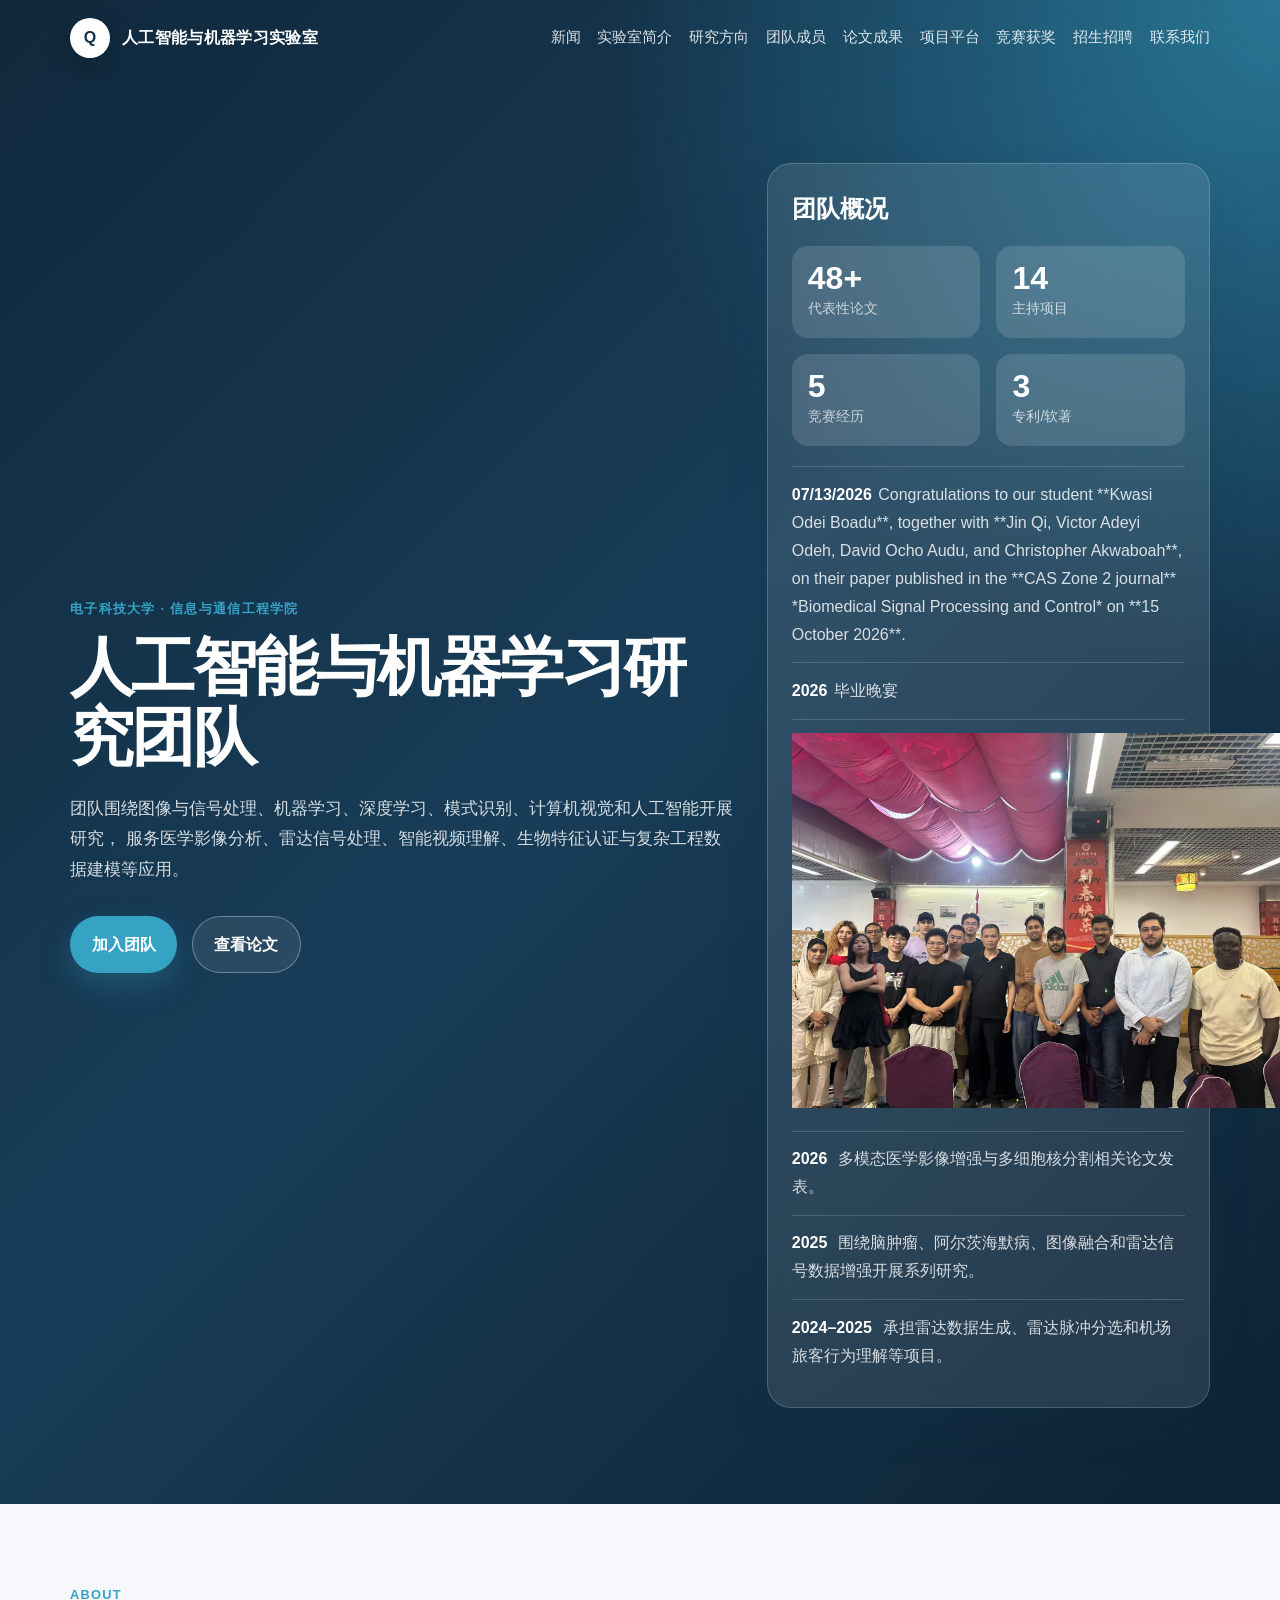
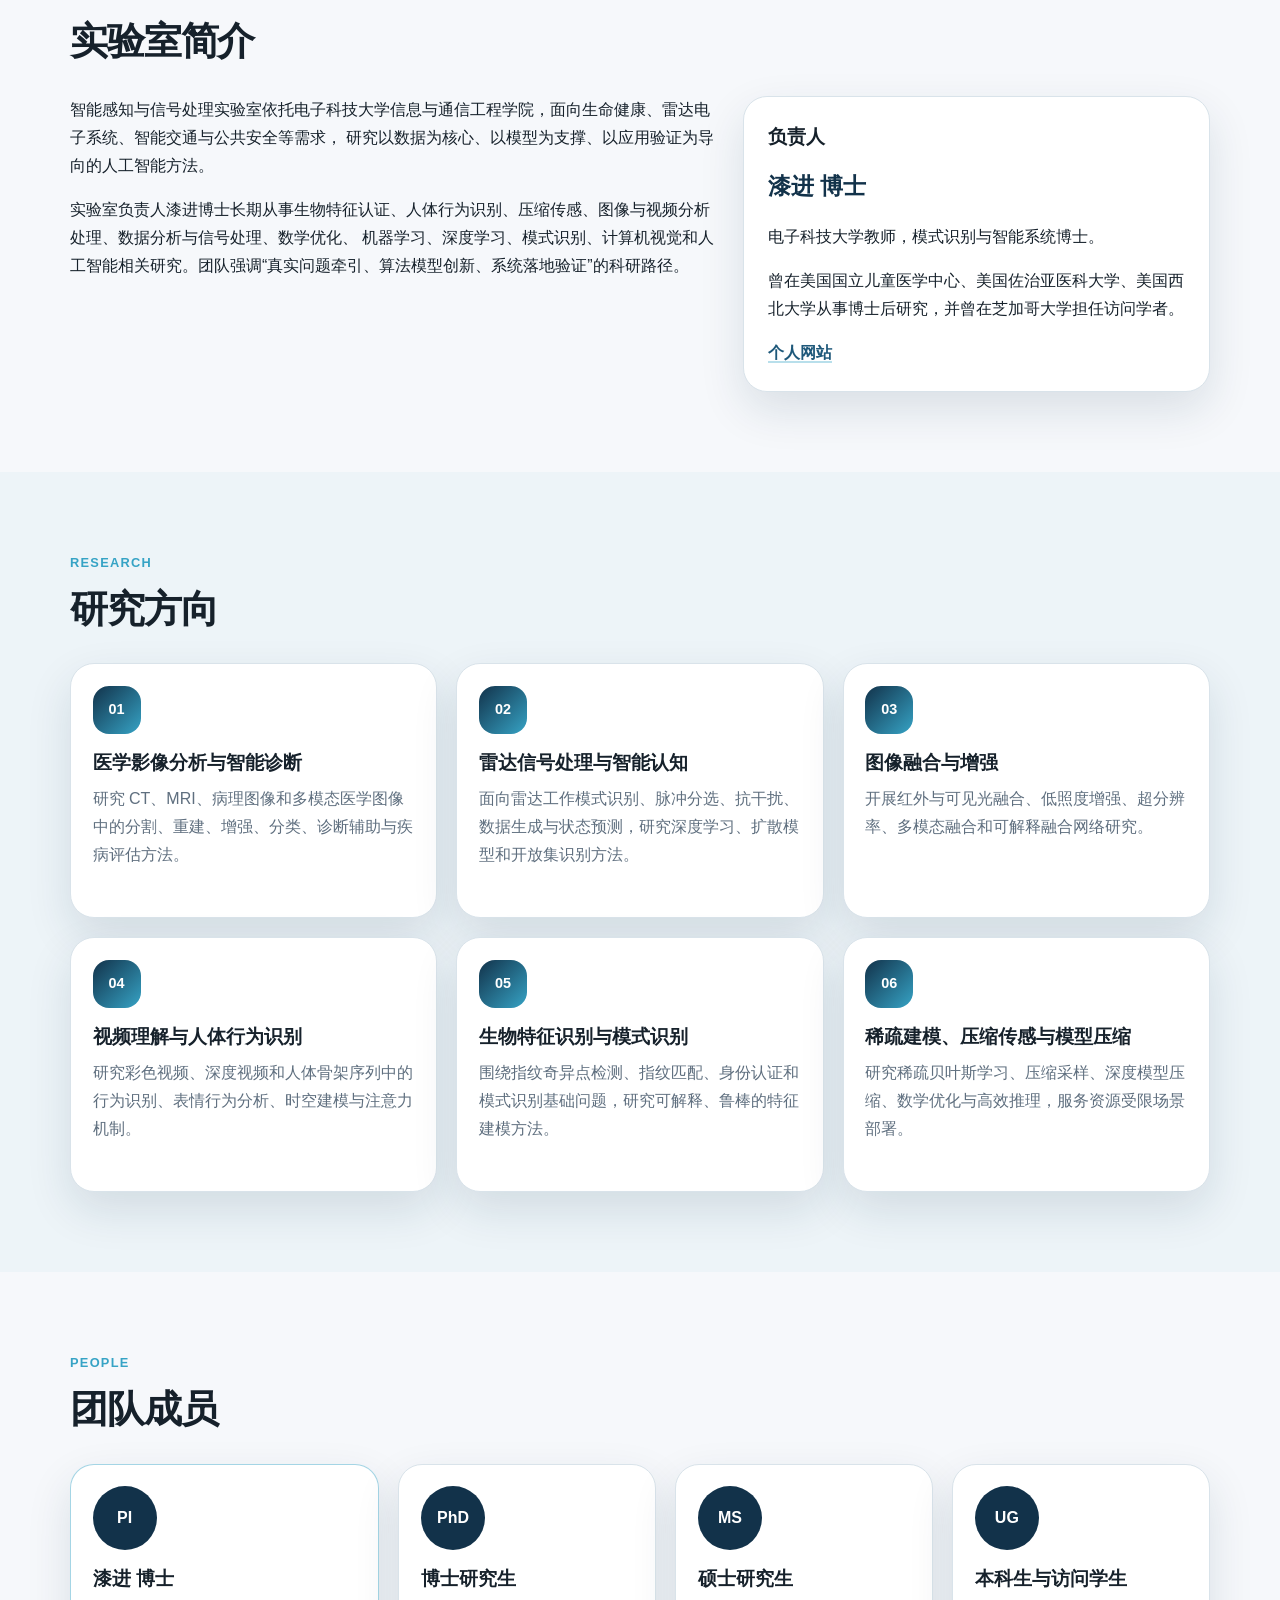
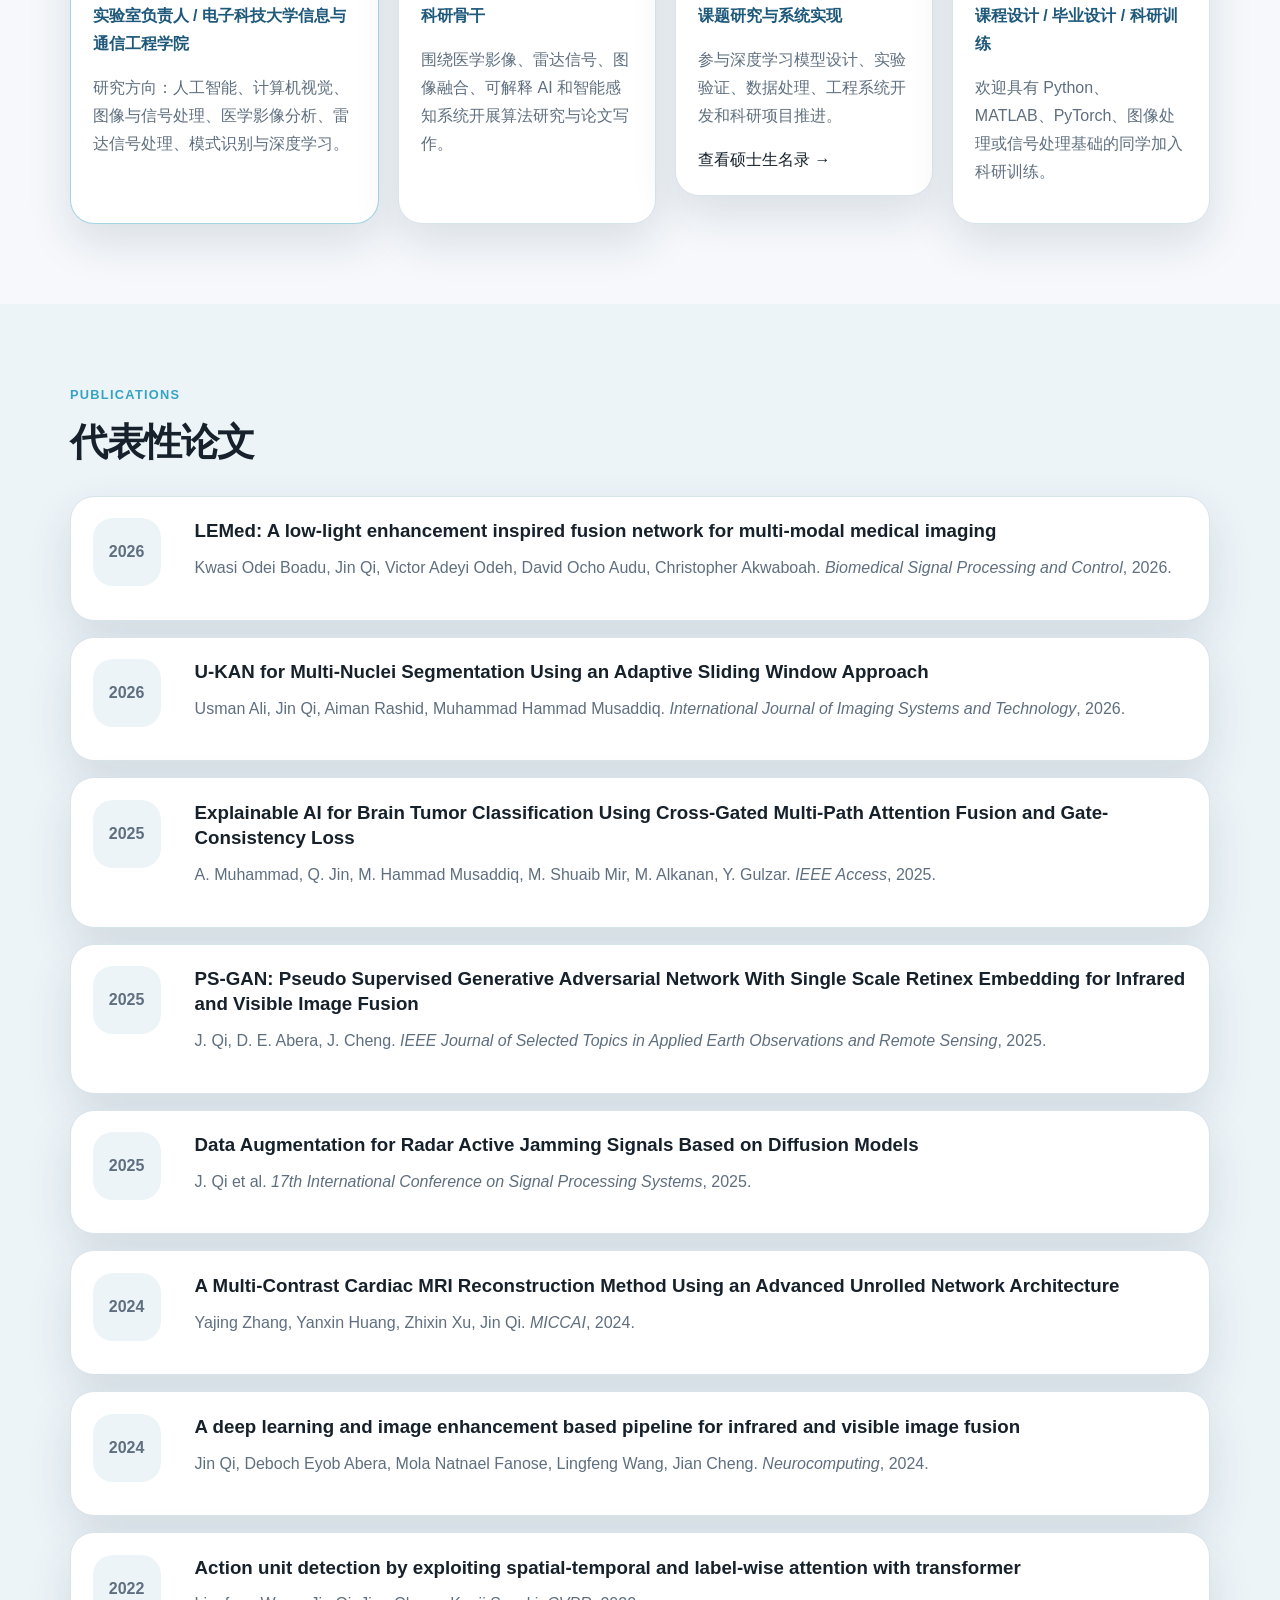
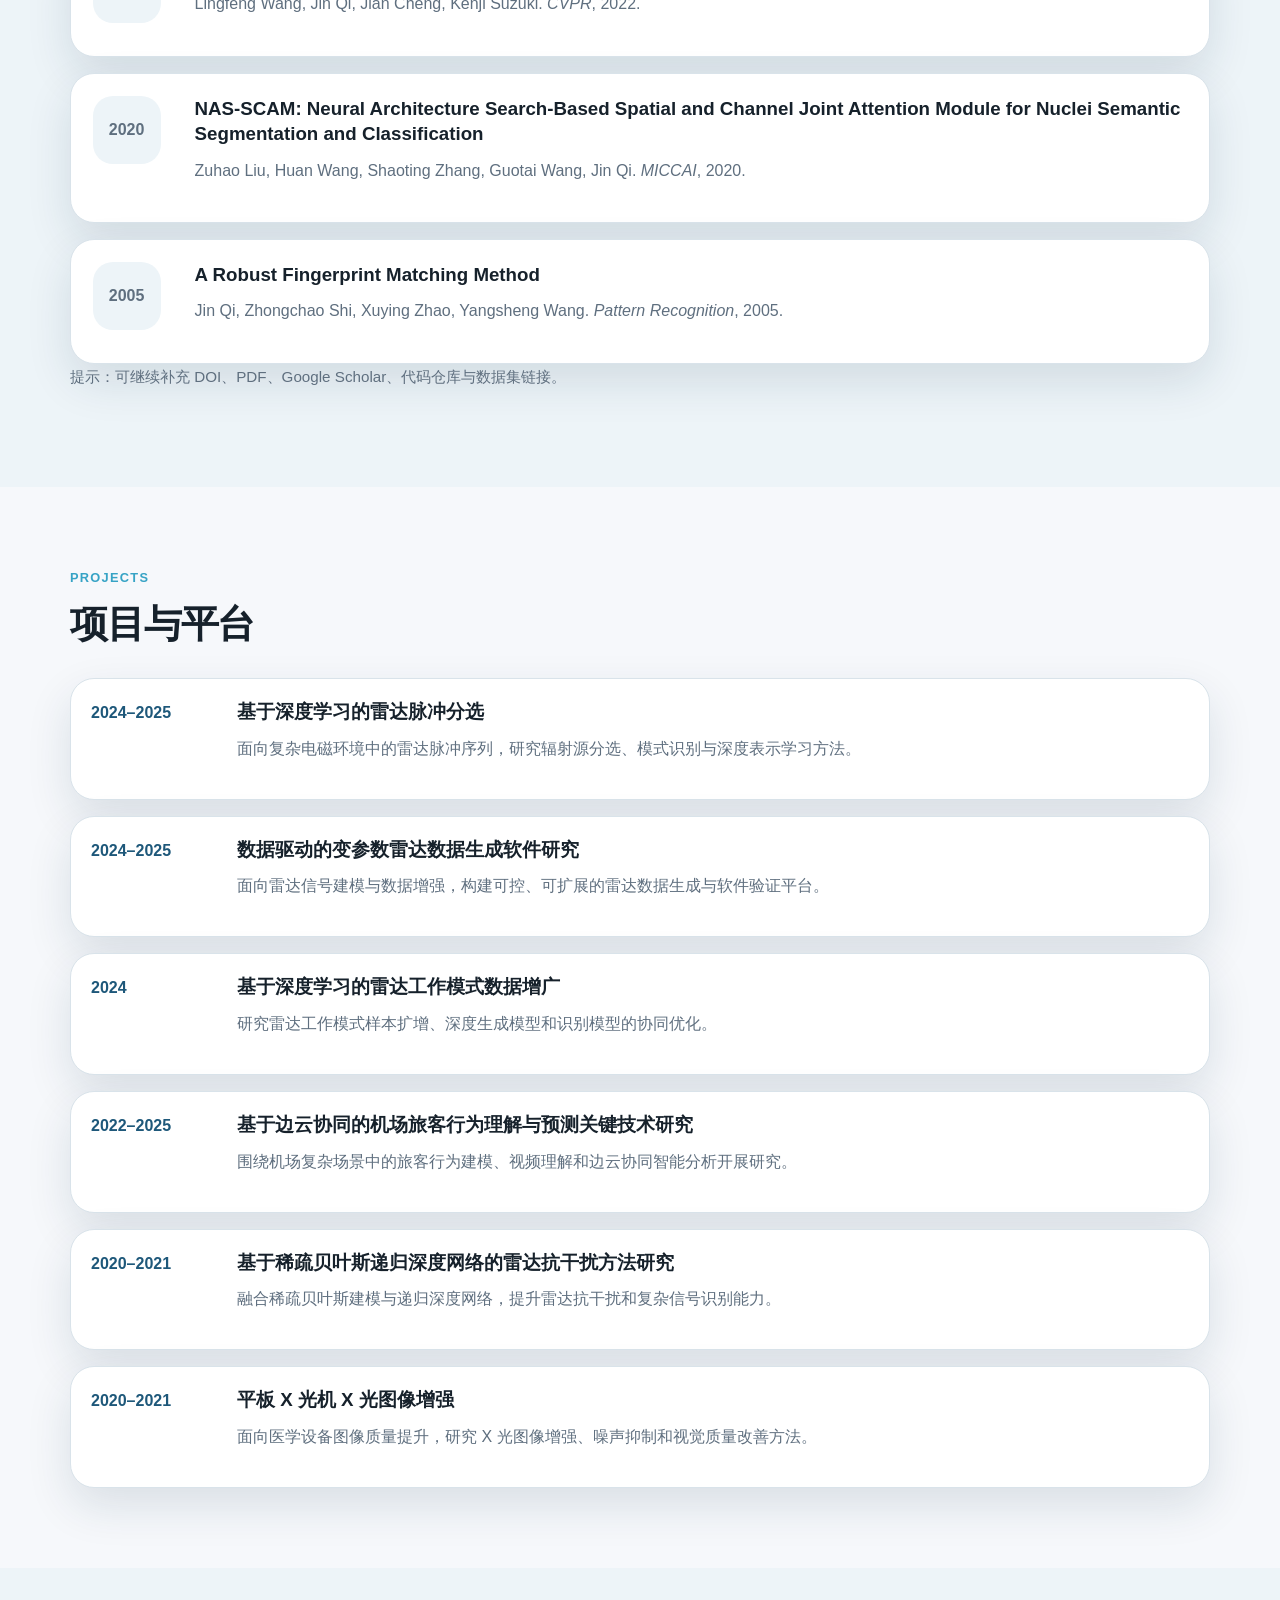
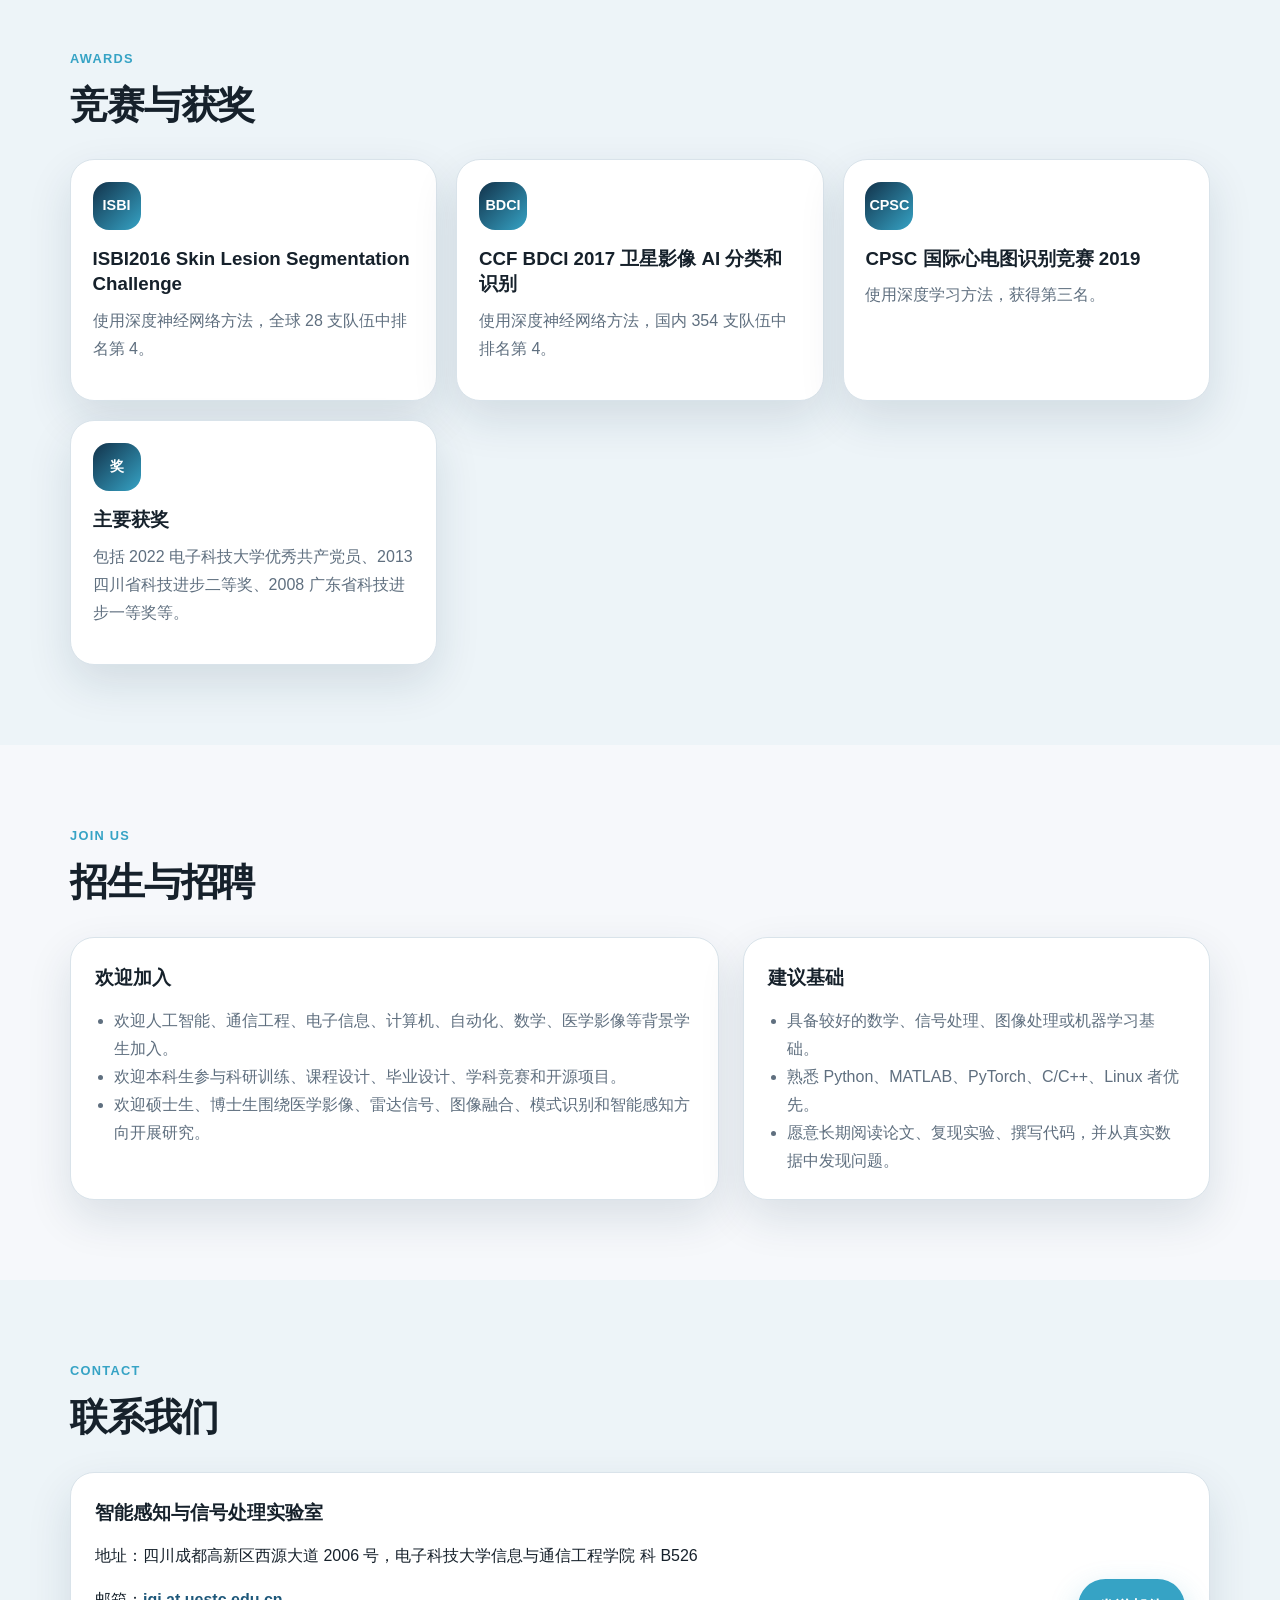
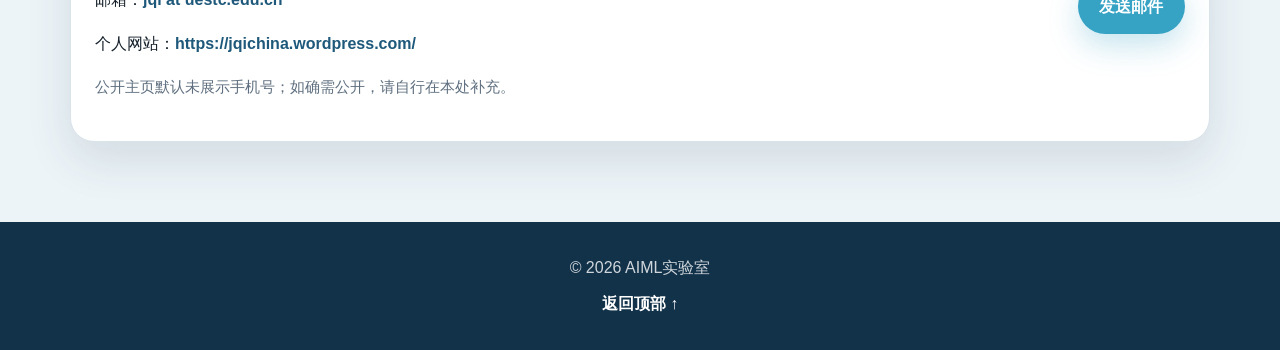
<file: index.html>
<!doctype html>
<html lang="zh-CN">
<head>
  <meta charset="utf-8" />
  <meta name="viewport" content="width=device-width, initial-scale=1" />
  <meta name="description" content="智能感知、医学影像与雷达信号处理实验室主页，展示研究方向、团队、论文、项目、竞赛获奖、招生招聘与联系方式。" />
  <meta name="theme-color" content="#12324a" />
  <title>人工智能与机器学习实验室 | 漆进团队</title>
  <link rel="stylesheet" href="assets/style.css" />
</head>
<body>
  <header class="site-header" id="top">
    <nav class="navbar" aria-label="主导航">
      <a class="brand" href="#top" aria-label="返回首页">
        <span class="brand-mark">Q</span>
        <span class="brand-text">人工智能与机器学习实验室</span>
      </a>
      <button class="nav-toggle" aria-label="展开导航" aria-expanded="false">☰</button>
      <div class="nav-links">
        <a href="#news">新闻</a>
        <a href="#about">实验室简介</a>
        <a href="#research">研究方向</a>
        <a href="#people">团队成员</a>
        <a href="#publications">论文成果</a>
        <a href="#projects">项目平台</a>
        <a href="#awards">竞赛获奖</a>
        <a href="#join">招生招聘</a>
        <a href="#contact">联系我们</a>
      </div>
    </nav>

    <section class="hero">
      <div class="hero-content">
        <p class="eyebrow">电子科技大学 · 信息与通信工程学院</p>
        <h1>人工智能与机器学习研究团队</h1>
        <p class="hero-text">
          团队围绕图像与信号处理、机器学习、深度学习、模式识别、计算机视觉和人工智能开展研究，
          服务医学影像分析、雷达信号处理、智能视频理解、生物特征认证与复杂工程数据建模等应用。
        </p>
        <div class="hero-actions">
          <a class="btn primary" href="#join">加入团队</a>
          <a class="btn secondary" href="#publications">查看论文</a>
        </div>
      </div>
      <aside class="hero-card" aria-label="团队概况">
        <h2>团队概况</h2>
        <div class="metric-grid compact">
          <div><strong>48+</strong><span>代表性论文</span></div>
          <div><strong>14</strong><span>主持项目</span></div>
          <div><strong>5</strong><span>竞赛经历</span></div>
          <div><strong>3</strong><span>专利/软著</span></div>
        </div>
        <ul class="news-list">
          <li><time>07/13/2026</time>Congratulations to our student **Kwasi Odei Boadu**, together with **Jin Qi, Victor Adeyi Odeh, David Ocho Audu, and Christopher Akwaboah**, on their paper published 
            in the **CAS Zone 2 journal** *Biomedical Signal Processing and Control* on **15 October 2026**.
          <li><time>2026</time>毕业晚宴</li>
          <li><img src="./picture/2026GraduateDinner.jpg" alt="毕业晚宴" width="500"></li>
          <li><time>2026</time> 多模态医学影像增强与多细胞核分割相关论文发表。</li>
          <li><time>2025</time> 围绕脑肿瘤、阿尔茨海默病、图像融合和雷达信号数据增强开展系列研究。</li>
          <li><time>2024–2025</time> 承担雷达数据生成、雷达脉冲分选和机场旅客行为理解等项目。</li>
        </ul>
      </aside>
    </section>
  </header>

  <main>
    <section class="section" id="about">
      <div class="section-heading">
        <p class="section-kicker">About</p>
        <h2>实验室简介</h2>
      </div>
      <div class="grid two align-start">
        <div>
          <p>
            智能感知与信号处理实验室依托电子科技大学信息与通信工程学院，面向生命健康、雷达电子系统、智能交通与公共安全等需求，
            研究以数据为核心、以模型为支撑、以应用验证为导向的人工智能方法。
          </p>
          <p>
            实验室负责人漆进博士长期从事生物特征认证、人体行为识别、压缩传感、图像与视频分析处理、数据分析与信号处理、数学优化、
            机器学习、深度学习、模式识别、计算机视觉和人工智能相关研究。团队强调“真实问题牵引、算法模型创新、系统落地验证”的科研路径。
          </p>
        </div>
        <div class="profile-card">
          <h3>负责人</h3>
          <p class="profile-name">漆进 博士</p>
          <p>电子科技大学教师，模式识别与智能系统博士。</p>
          <p>曾在美国国立儿童医学中心、美国佐治亚医科大学、美国西北大学从事博士后研究，并曾在芝加哥大学担任访问学者。</p>
          <a class="text-link" href="https://jqichina.wordpress.com/" target="_blank" rel="noopener">个人网站</a>
        </div>
      </div>
    </section>

    <section class="section alt" id="research">
      <div class="section-heading">
        <p class="section-kicker">Research</p>
        <h2>研究方向</h2>
      </div>
      <div class="card-grid">
        <article class="card">
          <span class="icon">01</span>
          <h3>医学影像分析与智能诊断</h3>
          <p>研究 CT、MRI、病理图像和多模态医学图像中的分割、重建、增强、分类、诊断辅助与疾病评估方法。</p>
        </article>
        <article class="card">
          <span class="icon">02</span>
          <h3>雷达信号处理与智能认知</h3>
          <p>面向雷达工作模式识别、脉冲分选、抗干扰、数据生成与状态预测，研究深度学习、扩散模型和开放集识别方法。</p>
        </article>
        <article class="card">
          <span class="icon">03</span>
          <h3>图像融合与增强</h3>
          <p>开展红外与可见光融合、低照度增强、超分辨率、多模态融合和可解释融合网络研究。</p>
        </article>
        <article class="card">
          <span class="icon">04</span>
          <h3>视频理解与人体行为识别</h3>
          <p>研究彩色视频、深度视频和人体骨架序列中的行为识别、表情行为分析、时空建模与注意力机制。</p>
        </article>
        <article class="card">
          <span class="icon">05</span>
          <h3>生物特征识别与模式识别</h3>
          <p>围绕指纹奇异点检测、指纹匹配、身份认证和模式识别基础问题，研究可解释、鲁棒的特征建模方法。</p>
        </article>
        <article class="card">
          <span class="icon">06</span>
          <h3>稀疏建模、压缩传感与模型压缩</h3>
          <p>研究稀疏贝叶斯学习、压缩采样、深度模型压缩、数学优化与高效推理，服务资源受限场景部署。</p>
        </article>
      </div>
    </section>

    <section class="section" id="people">
      <div class="section-heading">
        <p class="section-kicker">People</p>
        <h2>团队成员</h2>
      </div>
      <div class="people-grid">
        <article class="person lead">
          <div class="avatar">PI</div>
          <h3>漆进 博士</h3>
          <p class="role">实验室负责人 / 电子科技大学信息与通信工程学院</p>
          <p>研究方向：人工智能、计算机视觉、图像与信号处理、医学影像分析、雷达信号处理、模式识别与深度学习。</p>
        </article>
        <article class="person">
          <div class="avatar">PhD</div>
          <h3>博士研究生</h3>
          <p class="role">科研骨干</p>
          <p>围绕医学影像、雷达信号、图像融合、可解释 AI 和智能感知系统开展算法研究与论文写作。</p>
        </article>
        <a class="person-link" href="master-students.html" aria-label="查看硕士研究生名录">
          <article class="person">
            <div class="avatar">MS</div>
            <h3>硕士研究生</h3>
            <p class="role">课题研究与系统实现</p>
            <p>参与深度学习模型设计、实验验证、数据处理、工程系统开发和科研项目推进。</p>
            <span class="person-action">查看硕士生名录 →</span>
          </article>
        </a>
        <article class="person">
          <div class="avatar">UG</div>
          <h3>本科生与访问学生</h3>
          <p class="role">课程设计 / 毕业设计 / 科研训练</p>
          <p>欢迎具有 Python、MATLAB、PyTorch、图像处理或信号处理基础的同学加入科研训练。</p>
        </article>
      </div>
    </section>

    <section class="section alt" id="publications">
      <div class="section-heading">
        <p class="section-kicker">Publications</p>
        <h2>代表性论文</h2>
      </div>
      <div class="publication-list">
        <article>
          <p class="pub-year">2026</p>
          <h3>LEMed: A low-light enhancement inspired fusion network for multi-modal medical imaging</h3>
          <p>Kwasi Odei Boadu, Jin Qi, Victor Adeyi Odeh, David Ocho Audu, Christopher Akwaboah. <em>Biomedical Signal Processing and Control</em>, 2026.</p>
        </article>
        <article>
          <p class="pub-year">2026</p>
          <h3>U-KAN for Multi-Nuclei Segmentation Using an Adaptive Sliding Window Approach</h3>
          <p>Usman Ali, Jin Qi, Aiman Rashid, Muhammad Hammad Musaddiq. <em>International Journal of Imaging Systems and Technology</em>, 2026.</p>
        </article>
        <article>
          <p class="pub-year">2025</p>
          <h3>Explainable AI for Brain Tumor Classification Using Cross-Gated Multi-Path Attention Fusion and Gate-Consistency Loss</h3>
          <p>A. Muhammad, Q. Jin, M. Hammad Musaddiq, M. Shuaib Mir, M. Alkanan, Y. Gulzar. <em>IEEE Access</em>, 2025.</p>
        </article>
        <article>
          <p class="pub-year">2025</p>
          <h3>PS-GAN: Pseudo Supervised Generative Adversarial Network With Single Scale Retinex Embedding for Infrared and Visible Image Fusion</h3>
          <p>J. Qi, D. E. Abera, J. Cheng. <em>IEEE Journal of Selected Topics in Applied Earth Observations and Remote Sensing</em>, 2025.</p>
        </article>
        <article>
          <p class="pub-year">2025</p>
          <h3>Data Augmentation for Radar Active Jamming Signals Based on Diffusion Models</h3>
          <p>J. Qi et al. <em>17th International Conference on Signal Processing Systems</em>, 2025.</p>
        </article>
        <article>
          <p class="pub-year">2024</p>
          <h3>A Multi-Contrast Cardiac MRI Reconstruction Method Using an Advanced Unrolled Network Architecture</h3>
          <p>Yajing Zhang, Yanxin Huang, Zhixin Xu, Jin Qi. <em>MICCAI</em>, 2024.</p>
        </article>
        <article>
          <p class="pub-year">2024</p>
          <h3>A deep learning and image enhancement based pipeline for infrared and visible image fusion</h3>
          <p>Jin Qi, Deboch Eyob Abera, Mola Natnael Fanose, Lingfeng Wang, Jian Cheng. <em>Neurocomputing</em>, 2024.</p>
        </article>
        <article>
          <p class="pub-year">2022</p>
          <h3>Action unit detection by exploiting spatial-temporal and label-wise attention with transformer</h3>
          <p>Lingfeng Wang, Jin Qi, Jian Cheng, Kenji Suzuki. <em>CVPR</em>, 2022.</p>
        </article>
        <article>
          <p class="pub-year">2020</p>
          <h3>NAS-SCAM: Neural Architecture Search-Based Spatial and Channel Joint Attention Module for Nuclei Semantic Segmentation and Classification</h3>
          <p>Zuhao Liu, Huan Wang, Shaoting Zhang, Guotai Wang, Jin Qi. <em>MICCAI</em>, 2020.</p>
        </article>
        <article>
          <p class="pub-year">2005</p>
          <h3>A Robust Fingerprint Matching Method</h3>
          <p>Jin Qi, Zhongchao Shi, Xuying Zhao, Yangsheng Wang. <em>Pattern Recognition</em>, 2005.</p>
        </article>
      </div>
      <p class="note">提示：可继续补充 DOI、PDF、Google Scholar、代码仓库与数据集链接。</p>
    </section>

    <section class="section" id="projects">
      <div class="section-heading">
        <p class="section-kicker">Projects</p>
        <h2>项目与平台</h2>
      </div>
      <div class="timeline">
        <div class="timeline-item">
          <span>2024–2025</span>
          <div>
            <h3>基于深度学习的雷达脉冲分选</h3>
            <p>面向复杂电磁环境中的雷达脉冲序列，研究辐射源分选、模式识别与深度表示学习方法。</p>
          </div>
        </div>
        <div class="timeline-item">
          <span>2024–2025</span>
          <div>
            <h3>数据驱动的变参数雷达数据生成软件研究</h3>
            <p>面向雷达信号建模与数据增强，构建可控、可扩展的雷达数据生成与软件验证平台。</p>
          </div>
        </div>
        <div class="timeline-item">
          <span>2024</span>
          <div>
            <h3>基于深度学习的雷达工作模式数据增广</h3>
            <p>研究雷达工作模式样本扩增、深度生成模型和识别模型的协同优化。</p>
          </div>
        </div>
        <div class="timeline-item">
          <span>2022–2025</span>
          <div>
            <h3>基于边云协同的机场旅客行为理解与预测关键技术研究</h3>
            <p>围绕机场复杂场景中的旅客行为建模、视频理解和边云协同智能分析开展研究。</p>
          </div>
        </div>
        <div class="timeline-item">
          <span>2020–2021</span>
          <div>
            <h3>基于稀疏贝叶斯递归深度网络的雷达抗干扰方法研究</h3>
            <p>融合稀疏贝叶斯建模与递归深度网络，提升雷达抗干扰和复杂信号识别能力。</p>
          </div>
        </div>
        <div class="timeline-item">
          <span>2020–2021</span>
          <div>
            <h3>平板 X 光机 X 光图像增强</h3>
            <p>面向医学设备图像质量提升，研究 X 光图像增强、噪声抑制和视觉质量改善方法。</p>
          </div>
        </div>
      </div>
    </section>

    <section class="section alt" id="awards">
      <div class="section-heading">
        <p class="section-kicker">Awards</p>
        <h2>竞赛与获奖</h2>
      </div>
      <div class="card-grid small">
        <article class="card">
          <span class="icon">ISBI</span>
          <h3>ISBI2016 Skin Lesion Segmentation Challenge</h3>
          <p>使用深度神经网络方法，全球 28 支队伍中排名第 4。</p>
        </article>
        <article class="card">
          <span class="icon">BDCI</span>
          <h3>CCF BDCI 2017 卫星影像 AI 分类和识别</h3>
          <p>使用深度神经网络方法，国内 354 支队伍中排名第 4。</p>
        </article>
        <article class="card">
          <span class="icon">CPSC</span>
          <h3>CPSC 国际心电图识别竞赛 2019</h3>
          <p>使用深度学习方法，获得第三名。</p>
        </article>
        <article class="card">
          <span class="icon">奖</span>
          <h3>主要获奖</h3>
          <p>包括 2022 电子科技大学优秀共产党员、2013 四川省科技进步二等奖、2008 广东省科技进步一等奖等。</p>
        </article>
      </div>
    </section>

    <section class="section" id="join">
      <div class="section-heading">
        <p class="section-kicker">Join Us</p>
        <h2>招生与招聘</h2>
      </div>
      <div class="grid two">
        <div class="join-box">
          <h3>欢迎加入</h3>
          <ul>
            <li>欢迎人工智能、通信工程、电子信息、计算机、自动化、数学、医学影像等背景学生加入。</li>
            <li>欢迎本科生参与科研训练、课程设计、毕业设计、学科竞赛和开源项目。</li>
            <li>欢迎硕士生、博士生围绕医学影像、雷达信号、图像融合、模式识别和智能感知方向开展研究。</li>
          </ul>
        </div>
        <div class="join-box">
          <h3>建议基础</h3>
          <ul>
            <li>具备较好的数学、信号处理、图像处理或机器学习基础。</li>
            <li>熟悉 Python、MATLAB、PyTorch、C/C++、Linux 者优先。</li>
            <li>愿意长期阅读论文、复现实验、撰写代码，并从真实数据中发现问题。</li>
          </ul>
        </div>
      </div>
    </section>

    <section class="section alt" id="contact">
      <div class="section-heading">
        <p class="section-kicker">Contact</p>
        <h2>联系我们</h2>
      </div>
      <div class="contact-card">
        <div>
          <h3>智能感知与信号处理实验室</h3>
          <p>地址：四川成都高新区西源大道 2006 号，电子科技大学信息与通信工程学院 科 B526</p>
          <p>邮箱：<a href="mailto:jqi at uestc.edu.cn">jqi at uestc.edu.cn</a></p>
          <p>个人网站：<a href="https://jqichina.wordpress.com/" target="_blank" rel="noopener">https://jqichina.wordpress.com/</a></p>
          <p class="privacy-note">公开主页默认未展示手机号；如确需公开，请自行在本处补充。</p>
        </div>
        <a class="btn primary" href="mailto:jqi at uestc.edu.cn">发送邮件</a>
      </div>
    </section>
  </main>

  <footer class="site-footer">
    <p>© 2026 AIML实验室</p>
    <a href="#top">返回顶部 ↑</a>
  </footer>

  <script src="assets/main.js"></script>
</body>
</html>
</file>
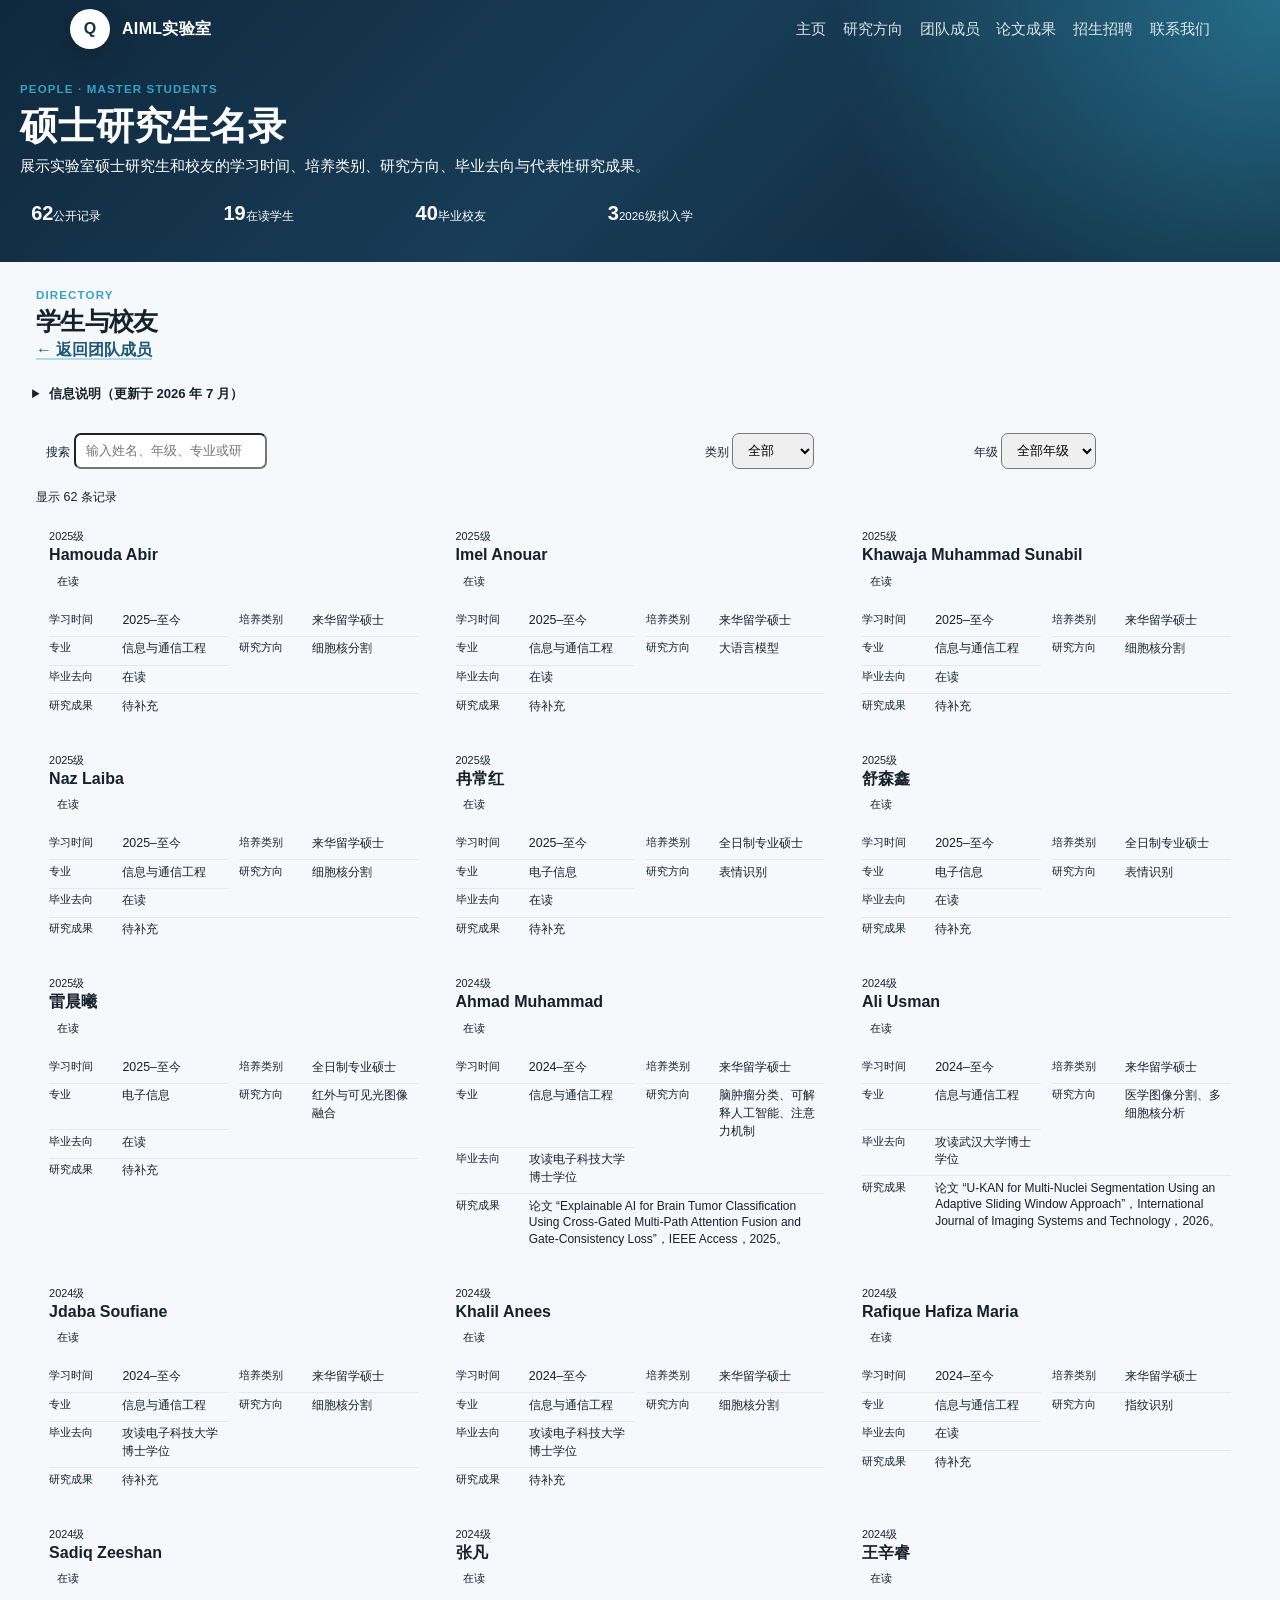
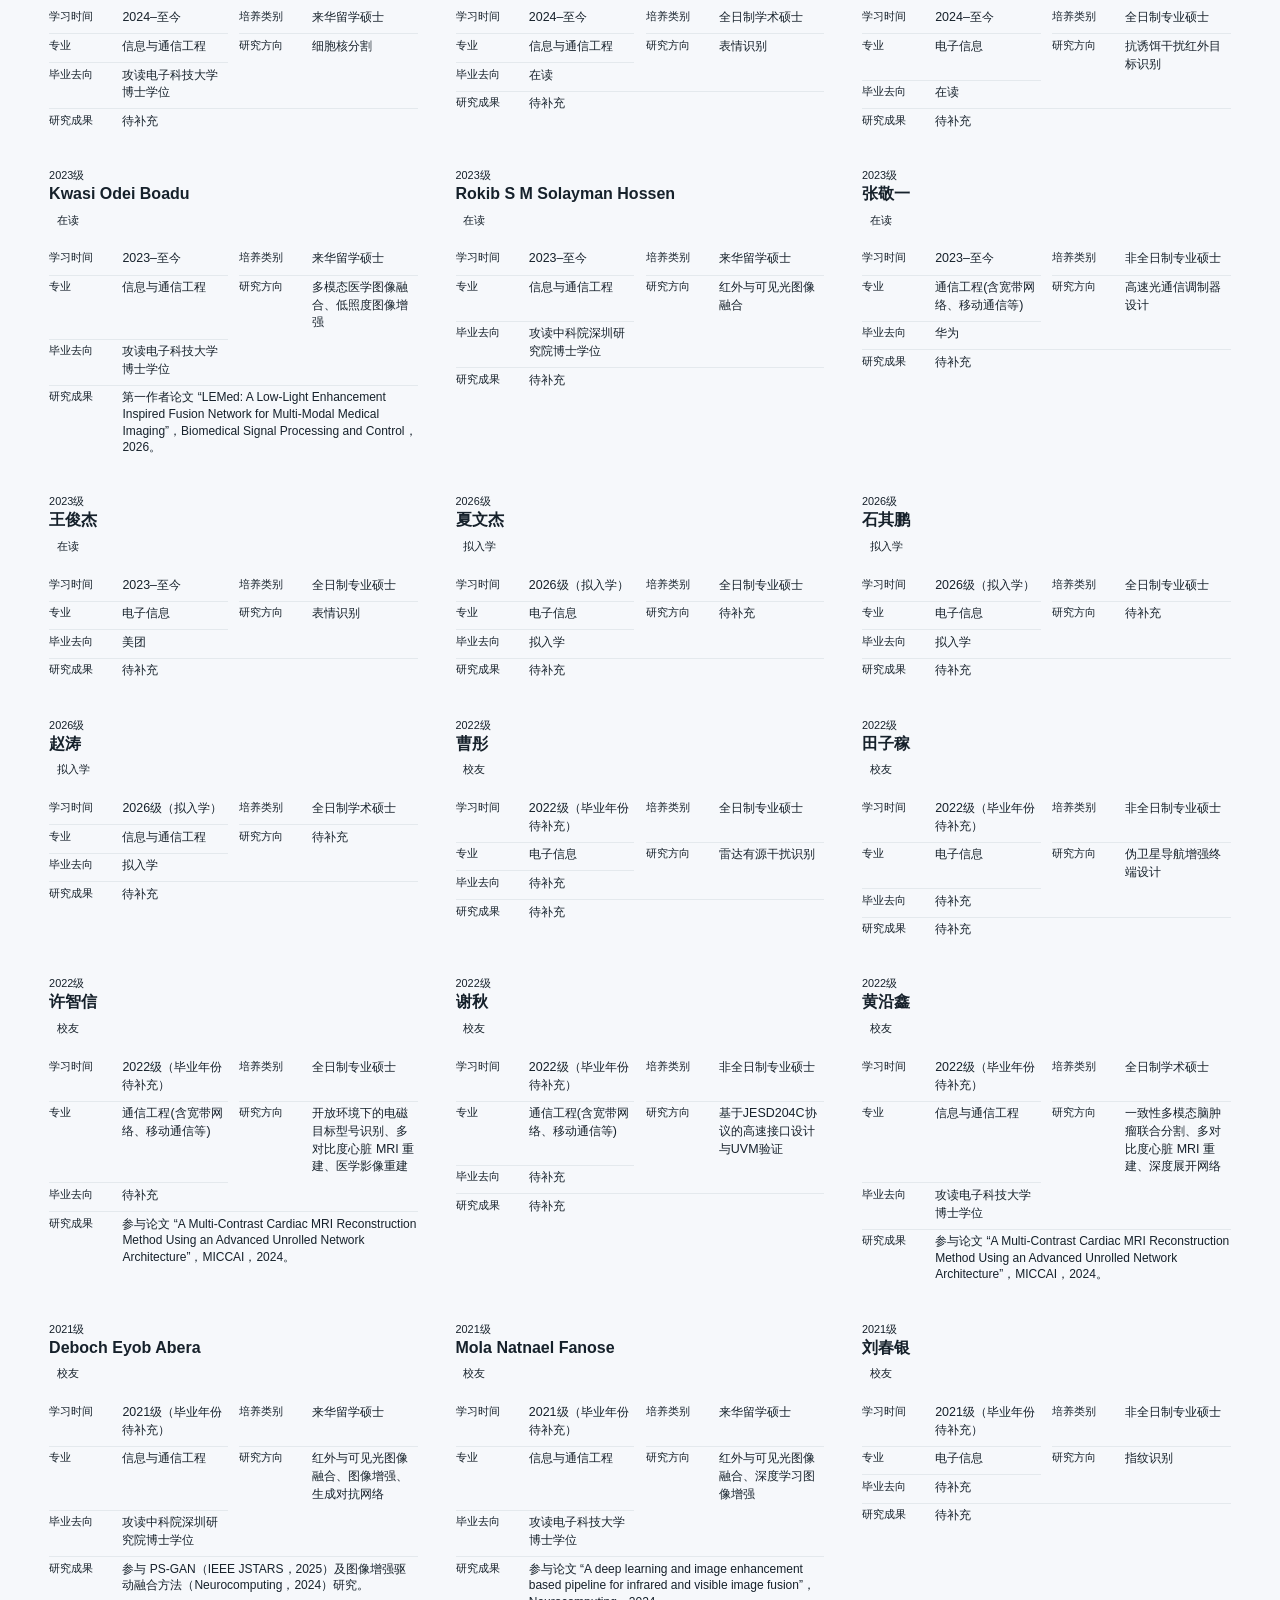
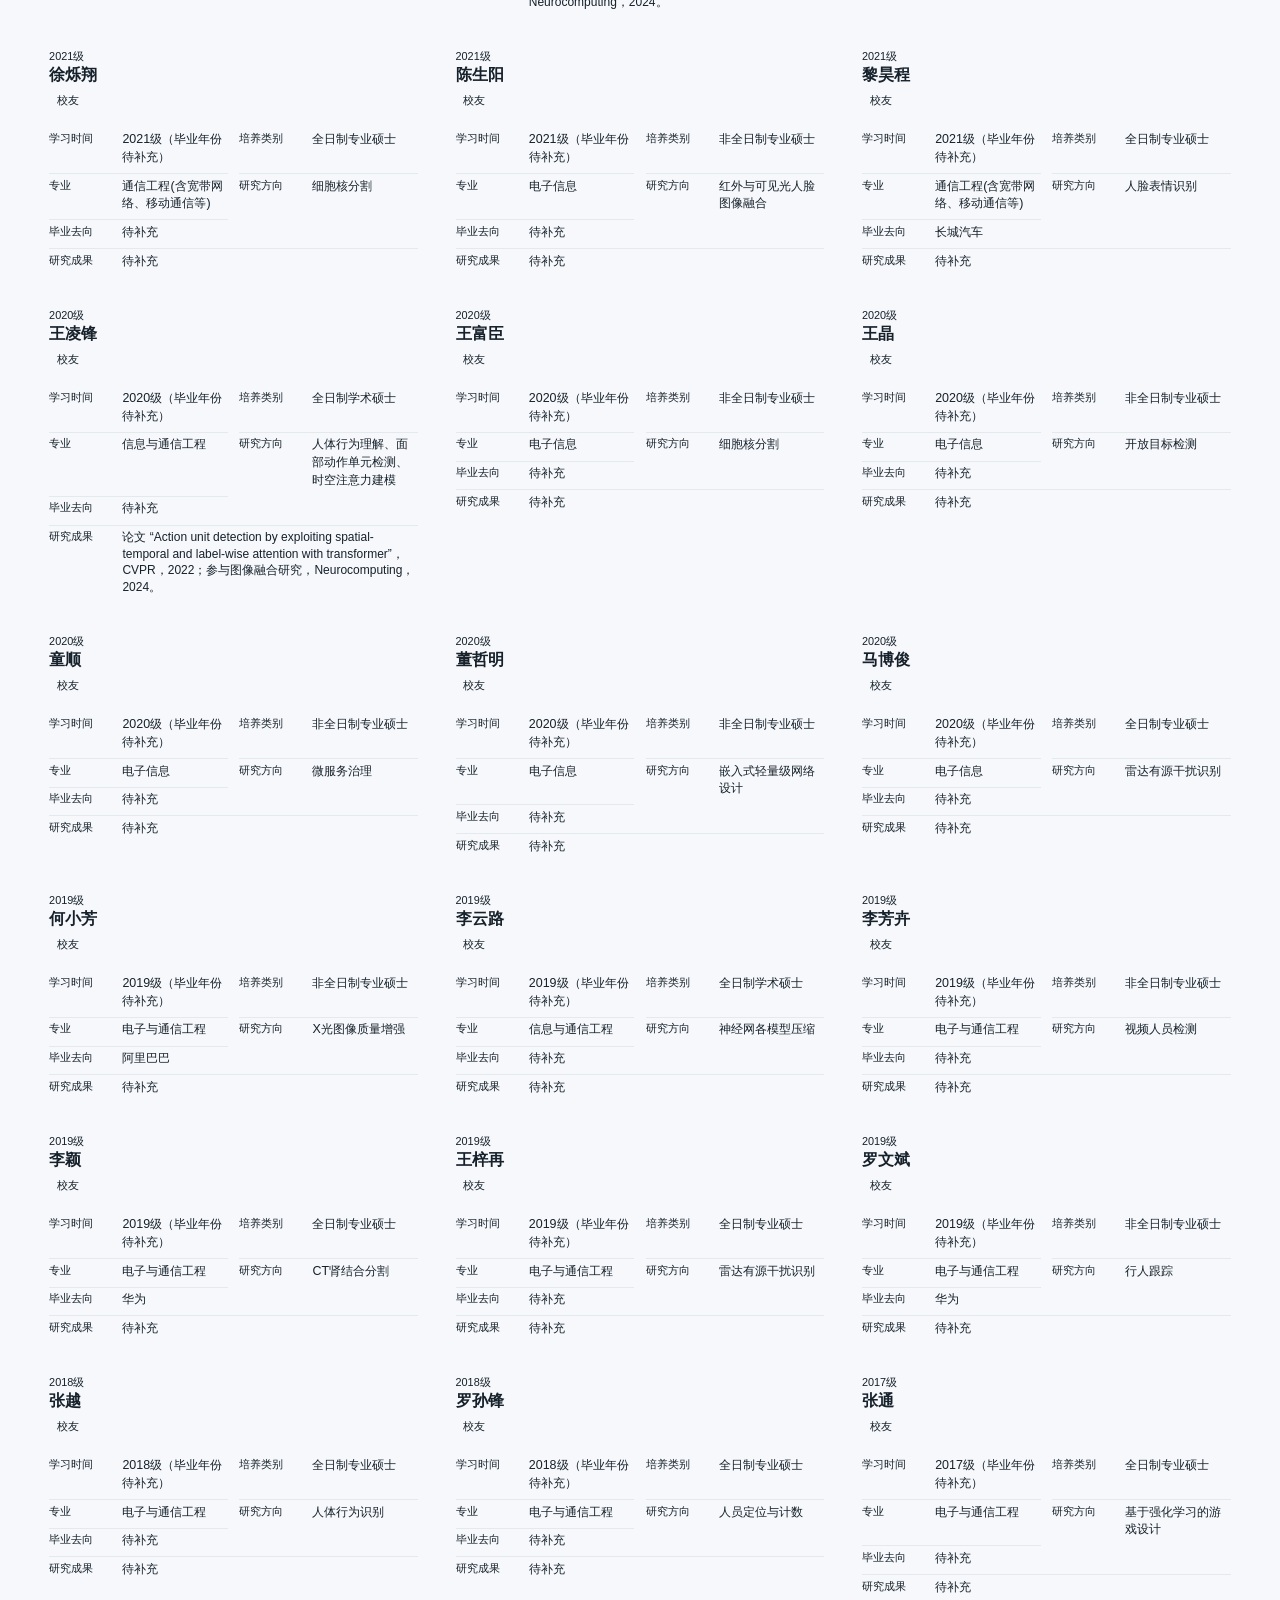
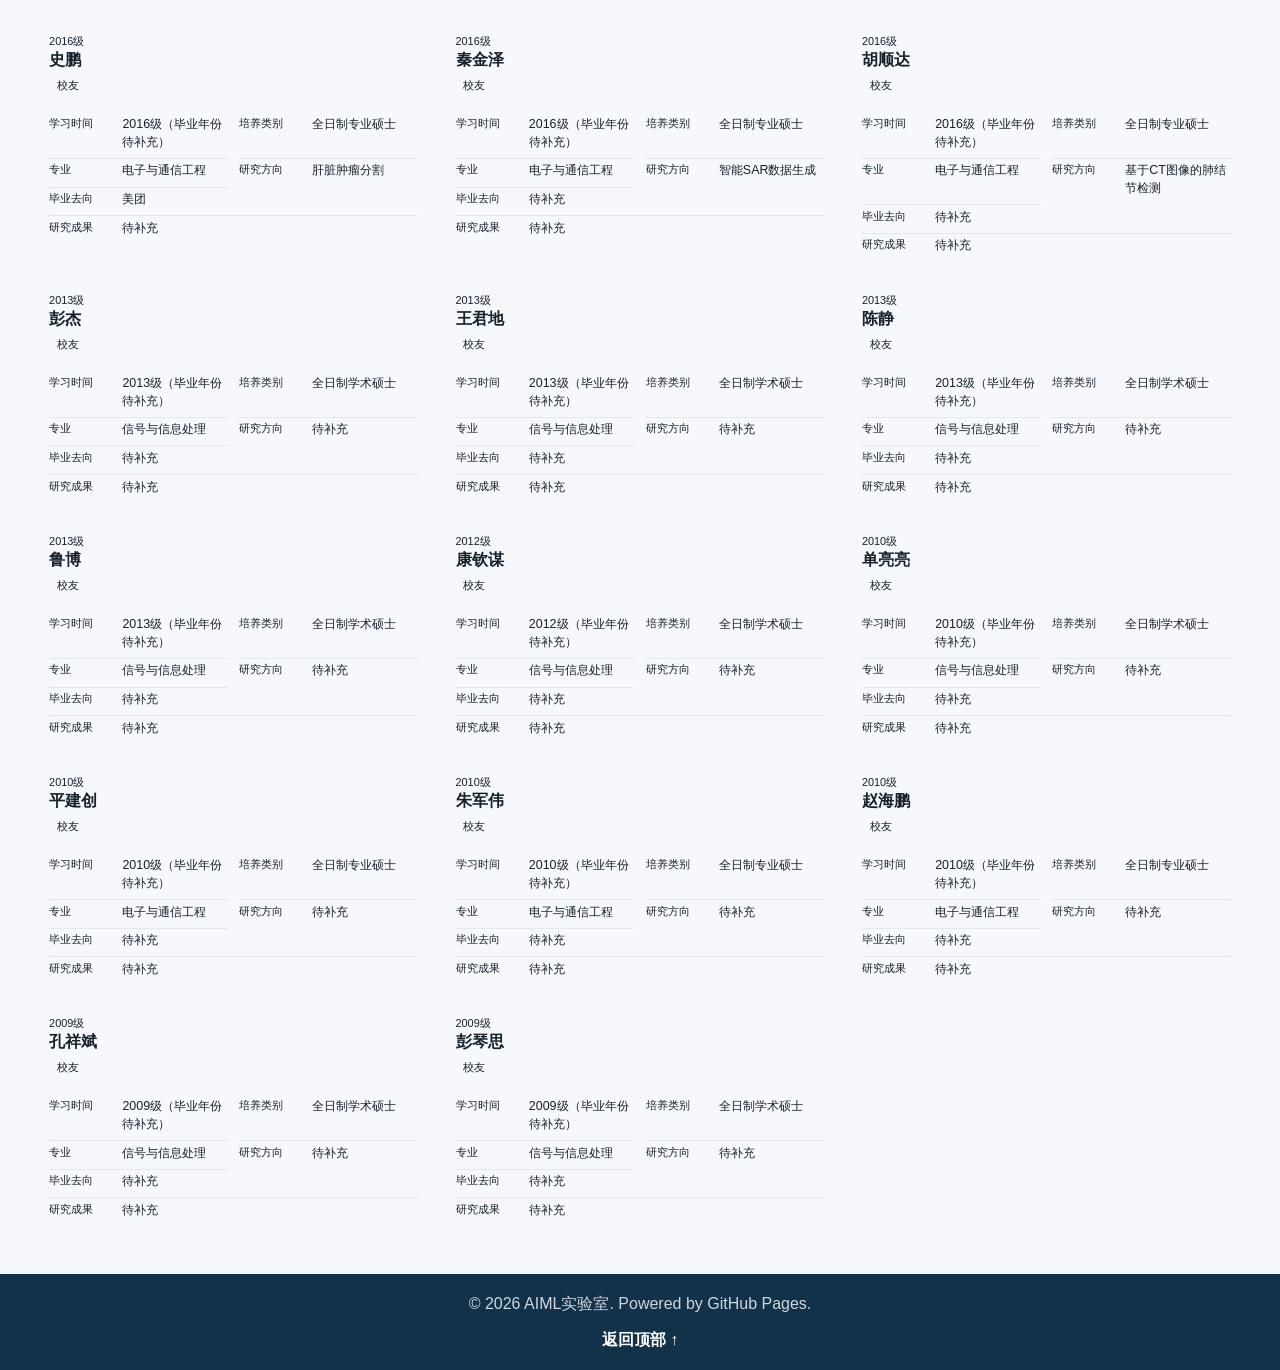
<file: master-students.html>
<!doctype html>
<html lang="zh-CN">
<head>
  <meta charset="utf-8" />
  <meta name="viewport" content="width=device-width, initial-scale=1" />
  <meta name="description" content="AIML实验室硕士研究生及校友信息，包括研究方向、学习时间、毕业去向和研究成果。" />
  <meta name="theme-color" content="#12324a" />
  <title>硕士研究生名录 | AIML实验室</title>
  <link rel="stylesheet" href="assets/style.css" />

  <style>
    /* Compact layout overrides for the master-student directory */
    .subpage-header {
      min-height: auto !important;
    }

    .subpage-header .navbar {
      padding-top: 0.55rem !important;
      padding-bottom: 0.55rem !important;
    }

    .subpage-hero {
      max-width: 1320px !important;
      padding: 1.35rem 1.25rem 1.55rem !important;
    }

    .subpage-hero .eyebrow {
      margin-bottom: 0.35rem !important;
      font-size: 0.72rem !important;
    }

    .subpage-hero h1 {
      margin: 0 0 0.4rem !important;
      font-size: clamp(1.75rem, 3vw, 2.35rem) !important;
      line-height: 1.15 !important;
    }

    .subpage-hero > p:not(.eyebrow) {
      max-width: 850px !important;
      margin: 0 !important;
      font-size: 0.92rem !important;
      line-height: 1.55 !important;
    }

    .directory-metrics {
      display: grid !important;
      grid-template-columns: repeat(4, minmax(0, 1fr)) !important;
      gap: 0.55rem !important;
      max-width: 760px !important;
      margin-top: 0.9rem !important;
    }

    .directory-metrics > div {
      min-height: 0 !important;
      padding: 0.55rem 0.7rem !important;
      border-radius: 8px !important;
    }

    .directory-metrics strong {
      font-size: 1.25rem !important;
      line-height: 1 !important;
    }

    .directory-metrics span {
      margin-top: 0.18rem !important;
      font-size: 0.72rem !important;
    }

    .student-directory {
      width: min(1420px, calc(100% - 2rem)) !important;
      max-width: 1420px !important;
      padding-top: 1.4rem !important;
      padding-bottom: 2.5rem !important;
    }

    .directory-heading {
      margin-bottom: 0.65rem !important;
    }

    .directory-heading .section-kicker {
      margin-bottom: 0.2rem !important;
      font-size: 0.72rem !important;
    }

    .directory-heading h2 {
      margin: 0 !important;
      font-size: 1.55rem !important;
    }

    .compact-note {
      margin: 0 0 0.7rem !important;
      padding: 0.55rem 0.8rem !important;
      border-radius: 8px !important;
      font-size: 0.82rem !important;
      line-height: 1.45 !important;
    }

    .compact-note summary {
      cursor: pointer;
      font-weight: 700;
      list-style-position: outside;
    }

    .compact-note p {
      margin: 0.45rem 0 0 !important;
    }

    .directory-controls {
      display: grid !important;
      grid-template-columns: minmax(260px, 2fr) minmax(140px, 0.8fr) minmax(150px, 0.8fr) !important;
      gap: 0.6rem !important;
      align-items: end !important;
      margin: 0 0 0.45rem !important;
      padding: 0.65rem !important;
      border-radius: 9px !important;
    }

    .directory-controls label {
      gap: 0.22rem !important;
      font-size: 0.74rem !important;
    }

    .directory-controls input,
    .directory-controls select {
      min-height: 36px !important;
      height: 36px !important;
      padding: 0.4rem 0.65rem !important;
      font-size: 0.84rem !important;
      border-radius: 7px !important;
    }

    .directory-result {
      margin: 0.25rem 0 0.6rem !important;
      font-size: 0.78rem !important;
    }

    .student-grid {
      display: grid !important;
      grid-template-columns: repeat(3, minmax(0, 1fr)) !important;
      gap: 0.7rem !important;
      align-items: start !important;
    }

    .student-card {
      padding: 0.78rem 0.82rem !important;
      border-radius: 9px !important;
      min-width: 0 !important;
    }

    .student-card-head {
      align-items: flex-start !important;
      gap: 0.5rem !important;
      margin-bottom: 0.48rem !important;
      padding-bottom: 0.45rem !important;
    }

    .student-cohort {
      margin: 0 0 0.12rem !important;
      font-size: 0.68rem !important;
      line-height: 1.2 !important;
    }

    .student-card-head h2 {
      margin: 0 !important;
      font-size: 1rem !important;
      line-height: 1.25 !important;
      overflow-wrap: anywhere;
    }

    .student-status {
      flex: 0 0 auto !important;
      padding: 0.22rem 0.48rem !important;
      border-radius: 999px !important;
      font-size: 0.68rem !important;
      line-height: 1.2 !important;
    }

    .student-meta {
      display: grid !important;
      grid-template-columns: repeat(2, minmax(0, 1fr)) !important;
      gap: 0.18rem 0.7rem !important;
      margin: 0 !important;
    }

    .student-meta > div {
      display: grid !important;
      grid-template-columns: 4.3rem minmax(0, 1fr) !important;
      gap: 0.28rem !important;
      align-items: start !important;
      min-width: 0 !important;
      padding: 0.22rem 0 !important;
      border-top: 1px solid rgba(18, 50, 74, 0.08) !important;
    }

    .student-meta > div:nth-child(-n + 2) {
      border-top: 0 !important;
    }

    .student-meta dt {
      margin: 0 !important;
      font-size: 0.69rem !important;
      line-height: 1.4 !important;
      white-space: nowrap;
    }

    .student-meta dd {
      min-width: 0 !important;
      margin: 0 !important;
      font-size: 0.78rem !important;
      line-height: 1.42 !important;
      overflow-wrap: anywhere;
    }

    .student-achievement {
      grid-column: 1 / -1 !important;
    }

    .student-achievement dd {
      font-size: 0.75rem !important;
      line-height: 1.38 !important;
    }

    .empty-state {
      padding: 1.5rem !important;
    }

    .site-footer {
      padding-top: 1rem !important;
      padding-bottom: 1rem !important;
    }

    @media (max-width: 1120px) {
      .student-grid {
        grid-template-columns: repeat(2, minmax(0, 1fr)) !important;
      }
    }

    @media (max-width: 760px) {
      .subpage-hero {
        padding: 1.05rem 1rem 1.2rem !important;
      }

      .directory-metrics {
        grid-template-columns: repeat(2, minmax(0, 1fr)) !important;
      }

      .student-directory {
        width: min(100% - 1rem, 1420px) !important;
        padding-top: 1rem !important;
      }

      .directory-heading {
        align-items: flex-start !important;
        gap: 0.45rem !important;
      }

      .directory-controls {
        grid-template-columns: 1fr 1fr !important;
      }

      .directory-controls .search-box {
        grid-column: 1 / -1 !important;
      }

      .student-grid {
        grid-template-columns: 1fr !important;
        gap: 0.55rem !important;
      }
    }

    @media (max-width: 480px) {
      .directory-controls {
        grid-template-columns: 1fr !important;
      }

      .directory-controls .search-box {
        grid-column: auto !important;
      }

      .student-meta {
        grid-template-columns: 1fr !important;
      }

      .student-meta > div:nth-child(2) {
        border-top: 1px solid rgba(18, 50, 74, 0.08) !important;
      }

      .student-achievement {
        grid-column: auto !important;
      }
    }
  </style>
</head>
<body>
  <header class="site-header subpage-header" id="top">
    <nav class="navbar" aria-label="主导航">
      <a class="brand" href="index.html" aria-label="返回实验室主页">
        <span class="brand-mark">Q</span>
        <span class="brand-text">AIML实验室</span>
      </a>
      <button class="nav-toggle" aria-label="展开导航" aria-expanded="false">☰</button>
      <div class="nav-links">
        <a href="index.html">主页</a>
        <a href="index.html#research">研究方向</a>
        <a href="index.html#people">团队成员</a>
        <a href="index.html#publications">论文成果</a>
        <a href="index.html#join">招生招聘</a>
        <a href="index.html#contact">联系我们</a>
      </div>
    </nav>

    <section class="subpage-hero">
      <p class="eyebrow">People · Master Students</p>
      <h1>硕士研究生名录</h1>
      <p>展示实验室硕士研究生和校友的学习时间、培养类别、研究方向、毕业去向与代表性研究成果。</p>
      <div class="directory-metrics" aria-label="研究生名录概况">
        <div><strong>62</strong><span>公开记录</span></div>
        <div><strong>19</strong><span>在读学生</span></div>
        <div><strong>40</strong><span>毕业校友</span></div>
        <div><strong>3</strong><span>2026级拟入学</span></div>
      </div>
    </section>
  </header>

  <main>
    <section class="section student-directory" aria-labelledby="directory-title">
      <div class="section-heading directory-heading">
        <div>
          <p class="section-kicker">Directory</p>
          <h2 id="directory-title">学生与校友</h2>
        </div>
        <a class="text-link" href="index.html#people">← 返回团队成员</a>
      </div>

      <details class="directory-note compact-note">
        <summary>信息说明（更新于 2026 年 7 月）</summary>
        <p>本页依据实验室研究生名单及主页已有论文信息整理，更新于 2026 年 7 月。 原始名单未提供的研究方向、毕业年份、毕业去向和成果以“待补充”标注；公开页仅列在读、毕业及 2026 级拟入学记录，且不公开学号和联系方式。</p>
      </details>

      <div class="directory-controls" aria-label="筛选学生名录">
        <label class="search-box">
          <span>搜索</span>
          <input id="studentSearch" type="search" placeholder="输入姓名、年级、专业或研究方向" autocomplete="off" />
        </label>
        <label>
          <span>类别</span>
          <select id="studentGroup">
            <option value="all">全部</option>
            <option value="current">在读</option>
            <option value="incoming">拟入学</option>
            <option value="alumni">校友</option>
          </select>
        </label>
        <label>
          <span>年级</span>
          <select id="studentYear">
            <option value="all">全部年级</option>
            <option value="2026">2026级</option><option value="2025">2025级</option><option value="2024">2024级</option><option value="2023">2023级</option><option value="2022">2022级</option><option value="2021">2021级</option><option value="2020">2020级</option><option value="2019">2019级</option><option value="2018">2018级</option><option value="2017">2017级</option><option value="2016">2016级</option><option value="2013">2013级</option><option value="2012">2012级</option><option value="2010">2010级</option><option value="2009">2009级</option>
          </select>
        </label>
      </div>

      <p class="directory-result" id="studentResult" aria-live="polite">显示 62 条记录</p>
      <div class="student-grid" id="studentGrid">
        
        <article class="student-card" data-group="current" data-year="2025" data-search="hamouda abir 2025 来华留学硕士 信息与通信工程 在读 待补充 待补充">
          <div class="student-card-head">
            <div>
              <p class="student-cohort">2025级</p>
              <h2>Hamouda Abir</h2>
            </div>
            <span class="student-status status-current">在读</span>
          </div>
          <dl class="student-meta">
            <div><dt>学习时间</dt><dd>2025–至今</dd></div>
            <div><dt>培养类别</dt><dd>来华留学硕士</dd></div>
            <div><dt>专业</dt><dd>信息与通信工程</dd></div>
            <div><dt>研究方向</dt><dd>细胞核分割</dd></div>
            <div><dt>毕业去向</dt><dd>在读</dd></div>
            <div class="student-achievement"><dt>研究成果</dt><dd>待补充</dd></div>
          </dl>
        </article>
        <article class="student-card" data-group="current" data-year="2025" data-search="imel anouar 2025 来华留学硕士 信息与通信工程 在读 待补充 待补充">
          <div class="student-card-head">
            <div>
              <p class="student-cohort">2025级</p>
              <h2>Imel Anouar</h2>
            </div>
            <span class="student-status status-current">在读</span>
          </div>
          <dl class="student-meta">
            <div><dt>学习时间</dt><dd>2025–至今</dd></div>
            <div><dt>培养类别</dt><dd>来华留学硕士</dd></div>
            <div><dt>专业</dt><dd>信息与通信工程</dd></div>
            <div><dt>研究方向</dt><dd>大语言模型</dd></div>
            <div><dt>毕业去向</dt><dd>在读</dd></div>
            <div class="student-achievement"><dt>研究成果</dt><dd>待补充</dd></div>
          </dl>
        </article>
        <article class="student-card" data-group="current" data-year="2025" data-search="khawaja muhammad sunabil 2025 来华留学硕士 信息与通信工程 在读 待补充 待补充">
          <div class="student-card-head">
            <div>
              <p class="student-cohort">2025级</p>
              <h2>Khawaja Muhammad Sunabil</h2>
            </div>
            <span class="student-status status-current">在读</span>
          </div>
          <dl class="student-meta">
            <div><dt>学习时间</dt><dd>2025–至今</dd></div>
            <div><dt>培养类别</dt><dd>来华留学硕士</dd></div>
            <div><dt>专业</dt><dd>信息与通信工程</dd></div>
            <div><dt>研究方向</dt><dd>细胞核分割</dd></div>
            <div><dt>毕业去向</dt><dd>在读</dd></div>
            <div class="student-achievement"><dt>研究成果</dt><dd>待补充</dd></div>
          </dl>
        </article>
        <article class="student-card" data-group="current" data-year="2025" data-search="naz laiba 2025 来华留学硕士 信息与通信工程 在读 待补充 待补充">
          <div class="student-card-head">
            <div>
              <p class="student-cohort">2025级</p>
              <h2>Naz Laiba</h2>
            </div>
            <span class="student-status status-current">在读</span>
          </div>
          <dl class="student-meta">
            <div><dt>学习时间</dt><dd>2025–至今</dd></div>
            <div><dt>培养类别</dt><dd>来华留学硕士</dd></div>
            <div><dt>专业</dt><dd>信息与通信工程</dd></div>
            <div><dt>研究方向</dt><dd>细胞核分割</dd></div>
            <div><dt>毕业去向</dt><dd>在读</dd></div>
            <div class="student-achievement"><dt>研究成果</dt><dd>待补充</dd></div>
          </dl>
        </article>
        <article class="student-card" data-group="current" data-year="2025" data-search="冉常红 2025 全日制专业硕士 电子信息 在读 待补充 待补充">
          <div class="student-card-head">
            <div>
              <p class="student-cohort">2025级</p>
              <h2>冉常红</h2>
            </div>
            <span class="student-status status-current">在读</span>
          </div>
          <dl class="student-meta">
            <div><dt>学习时间</dt><dd>2025–至今</dd></div>
            <div><dt>培养类别</dt><dd>全日制专业硕士</dd></div>
            <div><dt>专业</dt><dd>电子信息</dd></div>
            <div><dt>研究方向</dt><dd>表情识别</dd></div>
            <div><dt>毕业去向</dt><dd>在读</dd></div>
            <div class="student-achievement"><dt>研究成果</dt><dd>待补充</dd></div>
          </dl>
        </article>
        <article class="student-card" data-group="current" data-year="2025" data-search="舒森鑫 2025 全日制专业硕士 电子信息 在读 待补充 待补充">
          <div class="student-card-head">
            <div>
              <p class="student-cohort">2025级</p>
              <h2>舒森鑫</h2>
            </div>
            <span class="student-status status-current">在读</span>
          </div>
          <dl class="student-meta">
            <div><dt>学习时间</dt><dd>2025–至今</dd></div>
            <div><dt>培养类别</dt><dd>全日制专业硕士</dd></div>
            <div><dt>专业</dt><dd>电子信息</dd></div>
            <div><dt>研究方向</dt><dd>表情识别</dd></div>
            <div><dt>毕业去向</dt><dd>在读</dd></div>
            <div class="student-achievement"><dt>研究成果</dt><dd>待补充</dd></div>
          </dl>
        </article>
        <article class="student-card" data-group="current" data-year="2025" data-search="雷晨曦 2025 全日制专业硕士 电子信息 在读 待补充 待补充">
          <div class="student-card-head">
            <div>
              <p class="student-cohort">2025级</p>
              <h2>雷晨曦</h2>
            </div>
            <span class="student-status status-current">在读</span>
          </div>
          <dl class="student-meta">
            <div><dt>学习时间</dt><dd>2025–至今</dd></div>
            <div><dt>培养类别</dt><dd>全日制专业硕士</dd></div>
            <div><dt>专业</dt><dd>电子信息</dd></div>
            <div><dt>研究方向</dt><dd>红外与可见光图像融合</dd></div>
            <div><dt>毕业去向</dt><dd>在读</dd></div>
            <div class="student-achievement"><dt>研究成果</dt><dd>待补充</dd></div>
          </dl>
        </article>
        <article class="student-card" data-group="current" data-year="2024" data-search="ahmad muhammad 2024 来华留学硕士 信息与通信工程 在读 脑肿瘤分类、可解释人工智能、注意力机制 论文 “explainable ai for brain tumor classification using cross-gated multi-path attention fusion and gate-consistency loss”，ieee access，2025。">
          <div class="student-card-head">
            <div>
              <p class="student-cohort">2024级</p>
              <h2>Ahmad Muhammad</h2>
            </div>
            <span class="student-status status-current">在读</span>
          </div>
          <dl class="student-meta">
            <div><dt>学习时间</dt><dd>2024–至今</dd></div>
            <div><dt>培养类别</dt><dd>来华留学硕士</dd></div>
            <div><dt>专业</dt><dd>信息与通信工程</dd></div>
            <div><dt>研究方向</dt><dd>脑肿瘤分类、可解释人工智能、注意力机制</dd></div>
            <div><dt>毕业去向</dt><dd>攻读电子科技大学博士学位</dd></div>
            <div class="student-achievement"><dt>研究成果</dt><dd>论文 “Explainable AI for Brain Tumor Classification Using Cross-Gated Multi-Path Attention Fusion and Gate-Consistency Loss”，IEEE Access，2025。</dd></div>
          </dl>
        </article>
        <article class="student-card" data-group="current" data-year="2024" data-search="ali usman 2024 来华留学硕士 信息与通信工程 在读 医学图像分割、多细胞核分析 论文 “u-kan for multi-nuclei segmentation using an adaptive sliding window approach”，international journal of imaging systems and technology，2026。">
          <div class="student-card-head">
            <div>
              <p class="student-cohort">2024级</p>
              <h2>Ali Usman</h2>
            </div>
            <span class="student-status status-current">在读</span>
          </div>
          <dl class="student-meta">
            <div><dt>学习时间</dt><dd>2024–至今</dd></div>
            <div><dt>培养类别</dt><dd>来华留学硕士</dd></div>
            <div><dt>专业</dt><dd>信息与通信工程</dd></div>
            <div><dt>研究方向</dt><dd>医学图像分割、多细胞核分析</dd></div>
            <div><dt>毕业去向</dt><dd>攻读武汉大学博士学位</dd></div>
            <div class="student-achievement"><dt>研究成果</dt><dd>论文 “U-KAN for Multi-Nuclei Segmentation Using an Adaptive Sliding Window Approach”，International Journal of Imaging Systems and Technology，2026。</dd></div>
          </dl>
        </article>
        <article class="student-card" data-group="current" data-year="2024" data-search="jdaba soufiane 2024 来华留学硕士 信息与通信工程 在读 待补充 待补充">
          <div class="student-card-head">
            <div>
              <p class="student-cohort">2024级</p>
              <h2>Jdaba Soufiane</h2>
            </div>
            <span class="student-status status-current">在读</span>
          </div>
          <dl class="student-meta">
            <div><dt>学习时间</dt><dd>2024–至今</dd></div>
            <div><dt>培养类别</dt><dd>来华留学硕士</dd></div>
            <div><dt>专业</dt><dd>信息与通信工程</dd></div>
            <div><dt>研究方向</dt><dd>细胞核分割</dd></div>
            <div><dt>毕业去向</dt><dd>攻读电子科技大学博士学位</dd></div>
            <div class="student-achievement"><dt>研究成果</dt><dd>待补充</dd></div>
          </dl>
        </article>
        <article class="student-card" data-group="current" data-year="2024" data-search="khalil anees 2024 来华留学硕士 信息与通信工程 在读 待补充 待补充">
          <div class="student-card-head">
            <div>
              <p class="student-cohort">2024级</p>
              <h2>Khalil Anees</h2>
            </div>
            <span class="student-status status-current">在读</span>
          </div>
          <dl class="student-meta">
            <div><dt>学习时间</dt><dd>2024–至今</dd></div>
            <div><dt>培养类别</dt><dd>来华留学硕士</dd></div>
            <div><dt>专业</dt><dd>信息与通信工程</dd></div>
            <div><dt>研究方向</dt><dd>细胞核分割</dd></div>
            <div><dt>毕业去向</dt><dd>攻读电子科技大学博士学位</dd></div>
            <div class="student-achievement"><dt>研究成果</dt><dd>待补充</dd></div>
          </dl>
        </article>
        <article class="student-card" data-group="current" data-year="2024" data-search="rafique hafiza maria 2024 来华留学硕士 信息与通信工程 在读 待补充 待补充">
          <div class="student-card-head">
            <div>
              <p class="student-cohort">2024级</p>
              <h2>Rafique Hafiza Maria</h2>
            </div>
            <span class="student-status status-current">在读</span>
          </div>
          <dl class="student-meta">
            <div><dt>学习时间</dt><dd>2024–至今</dd></div>
            <div><dt>培养类别</dt><dd>来华留学硕士</dd></div>
            <div><dt>专业</dt><dd>信息与通信工程</dd></div>
            <div><dt>研究方向</dt><dd>指纹识别</dd></div>
            <div><dt>毕业去向</dt><dd>在读</dd></div>
            <div class="student-achievement"><dt>研究成果</dt><dd>待补充</dd></div>
          </dl>
        </article>
        <article class="student-card" data-group="current" data-year="2024" data-search="sadiq zeeshan 2024 来华留学硕士 信息与通信工程 在读 待补充 待补充">
          <div class="student-card-head">
            <div>
              <p class="student-cohort">2024级</p>
              <h2>Sadiq Zeeshan</h2>
            </div>
            <span class="student-status status-current">在读</span>
          </div>
          <dl class="student-meta">
            <div><dt>学习时间</dt><dd>2024–至今</dd></div>
            <div><dt>培养类别</dt><dd>来华留学硕士</dd></div>
            <div><dt>专业</dt><dd>信息与通信工程</dd></div>
            <div><dt>研究方向</dt><dd>细胞核分割</dd></div>
            <div><dt>毕业去向</dt><dd>攻读电子科技大学博士学位</dd></div>
            <div class="student-achievement"><dt>研究成果</dt><dd>待补充</dd></div>
          </dl>
        </article>
        <article class="student-card" data-group="current" data-year="2024" data-search="张凡 2024 全日制学术硕士 信息与通信工程 在读 待补充 待补充">
          <div class="student-card-head">
            <div>
              <p class="student-cohort">2024级</p>
              <h2>张凡</h2>
            </div>
            <span class="student-status status-current">在读</span>
          </div>
          <dl class="student-meta">
            <div><dt>学习时间</dt><dd>2024–至今</dd></div>
            <div><dt>培养类别</dt><dd>全日制学术硕士</dd></div>
            <div><dt>专业</dt><dd>信息与通信工程</dd></div>
            <div><dt>研究方向</dt><dd>表情识别</dd></div>
            <div><dt>毕业去向</dt><dd>在读</dd></div>
            <div class="student-achievement"><dt>研究成果</dt><dd>待补充</dd></div>
          </dl>
        </article>
        <article class="student-card" data-group="current" data-year="2024" data-search="王辛睿 2024 全日制专业硕士 电子信息 在读 待补充 待补充">
          <div class="student-card-head">
            <div>
              <p class="student-cohort">2024级</p>
              <h2>王辛睿</h2>
            </div>
            <span class="student-status status-current">在读</span>
          </div>
          <dl class="student-meta">
            <div><dt>学习时间</dt><dd>2024–至今</dd></div>
            <div><dt>培养类别</dt><dd>全日制专业硕士</dd></div>
            <div><dt>专业</dt><dd>电子信息</dd></div>
            <div><dt>研究方向</dt><dd>抗诱饵干扰红外目标识别</dd></div>
            <div><dt>毕业去向</dt><dd>在读</dd></div>
            <div class="student-achievement"><dt>研究成果</dt><dd>待补充</dd></div>
          </dl>
        </article>
        <article class="student-card" data-group="current" data-year="2023" data-search="kwasi odei boadu 2023 来华留学硕士 信息与通信工程 在读 多模态医学图像融合、低照度图像增强 第一作者论文 “lemed: a low-light enhancement inspired fusion network for multi-modal medical imaging”，biomedical signal processing and control，2026。">
          <div class="student-card-head">
            <div>
              <p class="student-cohort">2023级</p>
              <h2>Kwasi Odei Boadu</h2>
            </div>
            <span class="student-status status-current">在读</span>
          </div>
          <dl class="student-meta">
            <div><dt>学习时间</dt><dd>2023–至今</dd></div>
            <div><dt>培养类别</dt><dd>来华留学硕士</dd></div>
            <div><dt>专业</dt><dd>信息与通信工程</dd></div>
            <div><dt>研究方向</dt><dd>多模态医学图像融合、低照度图像增强</dd></div>
            <div><dt>毕业去向</dt><dd>攻读电子科技大学博士学位</dd></div>
            <div class="student-achievement"><dt>研究成果</dt><dd>第一作者论文 “LEMed: A Low-Light Enhancement Inspired Fusion Network for Multi-Modal Medical Imaging”，Biomedical Signal Processing and Control，2026。</dd></div>
          </dl>
        </article>
        <article class="student-card" data-group="current" data-year="2023" data-search="rokib s m solayman hossen 2023 来华留学硕士 信息与通信工程 在读 待补充 待补充">
          <div class="student-card-head">
            <div>
              <p class="student-cohort">2023级</p>
              <h2>Rokib S M Solayman Hossen</h2>
            </div>
            <span class="student-status status-current">在读</span>
          </div>
          <dl class="student-meta">
            <div><dt>学习时间</dt><dd>2023–至今</dd></div>
            <div><dt>培养类别</dt><dd>来华留学硕士</dd></div>
            <div><dt>专业</dt><dd>信息与通信工程</dd></div>
            <div><dt>研究方向</dt><dd>红外与可见光图像融合</dd></div>
            <div><dt>毕业去向</dt><dd>攻读中科院深圳研究院博士学位</dd></div>
            <div class="student-achievement"><dt>研究成果</dt><dd>待补充</dd></div>
          </dl>
        </article>
        <article class="student-card" data-group="current" data-year="2023" data-search="张敬一 2023 非全日制专业硕士 通信工程(含宽带网络、移动通信等) 在读 待补充 待补充">
          <div class="student-card-head">
            <div>
              <p class="student-cohort">2023级</p>
              <h2>张敬一</h2>
            </div>
            <span class="student-status status-current">在读</span>
          </div>
          <dl class="student-meta">
            <div><dt>学习时间</dt><dd>2023–至今</dd></div>
            <div><dt>培养类别</dt><dd>非全日制专业硕士</dd></div>
            <div><dt>专业</dt><dd>通信工程(含宽带网络、移动通信等)</dd></div>
            <div><dt>研究方向</dt><dd>高速光通信调制器设计</dd></div>
            <div><dt>毕业去向</dt><dd>华为</dd></div>
            <div class="student-achievement"><dt>研究成果</dt><dd>待补充</dd></div>
          </dl>
        </article>
        <article class="student-card" data-group="current" data-year="2023" data-search="王俊杰 2023 全日制专业硕士 电子信息 在读 待补充 待补充">
          <div class="student-card-head">
            <div>
              <p class="student-cohort">2023级</p>
              <h2>王俊杰</h2>
            </div>
            <span class="student-status status-current">在读</span>
          </div>
          <dl class="student-meta">
            <div><dt>学习时间</dt><dd>2023–至今</dd></div>
            <div><dt>培养类别</dt><dd>全日制专业硕士</dd></div>
            <div><dt>专业</dt><dd>电子信息</dd></div>
            <div><dt>研究方向</dt><dd>表情识别</dd></div>
            <div><dt>毕业去向</dt><dd>美团</dd></div>
            <div class="student-achievement"><dt>研究成果</dt><dd>待补充</dd></div>
          </dl>
        </article>
        <article class="student-card" data-group="incoming" data-year="2026" data-search="夏文杰 2026 全日制专业硕士 电子信息 拟入学 待补充 待补充">
          <div class="student-card-head">
            <div>
              <p class="student-cohort">2026级</p>
              <h2>夏文杰</h2>
            </div>
            <span class="student-status status-incoming">拟入学</span>
          </div>
          <dl class="student-meta">
            <div><dt>学习时间</dt><dd>2026级（拟入学）</dd></div>
            <div><dt>培养类别</dt><dd>全日制专业硕士</dd></div>
            <div><dt>专业</dt><dd>电子信息</dd></div>
            <div><dt>研究方向</dt><dd>待补充</dd></div>
            <div><dt>毕业去向</dt><dd>拟入学</dd></div>
            <div class="student-achievement"><dt>研究成果</dt><dd>待补充</dd></div>
          </dl>
        </article>
        <article class="student-card" data-group="incoming" data-year="2026" data-search="石其鹏 2026 全日制专业硕士 电子信息 拟入学 待补充 待补充">
          <div class="student-card-head">
            <div>
              <p class="student-cohort">2026级</p>
              <h2>石其鹏</h2>
            </div>
            <span class="student-status status-incoming">拟入学</span>
          </div>
          <dl class="student-meta">
            <div><dt>学习时间</dt><dd>2026级（拟入学）</dd></div>
            <div><dt>培养类别</dt><dd>全日制专业硕士</dd></div>
            <div><dt>专业</dt><dd>电子信息</dd></div>
            <div><dt>研究方向</dt><dd>待补充</dd></div>
            <div><dt>毕业去向</dt><dd>拟入学</dd></div>
            <div class="student-achievement"><dt>研究成果</dt><dd>待补充</dd></div>
          </dl>
        </article>
        <article class="student-card" data-group="incoming" data-year="2026" data-search="赵涛 2026 全日制学术硕士 信息与通信工程 拟入学 待补充 待补充">
          <div class="student-card-head">
            <div>
              <p class="student-cohort">2026级</p>
              <h2>赵涛</h2>
            </div>
            <span class="student-status status-incoming">拟入学</span>
          </div>
          <dl class="student-meta">
            <div><dt>学习时间</dt><dd>2026级（拟入学）</dd></div>
            <div><dt>培养类别</dt><dd>全日制学术硕士</dd></div>
            <div><dt>专业</dt><dd>信息与通信工程</dd></div>
            <div><dt>研究方向</dt><dd>待补充</dd></div>
            <div><dt>毕业去向</dt><dd>拟入学</dd></div>
            <div class="student-achievement"><dt>研究成果</dt><dd>待补充</dd></div>
          </dl>
        </article>
        <article class="student-card" data-group="alumni" data-year="2022" data-search="曹彤 2022 全日制专业硕士 电子信息 校友 待补充 待补充">
          <div class="student-card-head">
            <div>
              <p class="student-cohort">2022级</p>
              <h2>曹彤</h2>
            </div>
            <span class="student-status status-alumni">校友</span>
          </div>
          <dl class="student-meta">
            <div><dt>学习时间</dt><dd>2022级（毕业年份待补充）</dd></div>
            <div><dt>培养类别</dt><dd>全日制专业硕士</dd></div>
            <div><dt>专业</dt><dd>电子信息</dd></div>
            <div><dt>研究方向</dt><dd>雷达有源干扰识别</dd></div>
            <div><dt>毕业去向</dt><dd>待补充</dd></div>
            <div class="student-achievement"><dt>研究成果</dt><dd>待补充</dd></div>
          </dl>
        </article>
        <article class="student-card" data-group="alumni" data-year="2022" data-search="田子稼 2022 非全日制专业硕士 电子信息 校友 待补充 待补充">
          <div class="student-card-head">
            <div>
              <p class="student-cohort">2022级</p>
              <h2>田子稼</h2>
            </div>
            <span class="student-status status-alumni">校友</span>
          </div>
          <dl class="student-meta">
            <div><dt>学习时间</dt><dd>2022级（毕业年份待补充）</dd></div>
            <div><dt>培养类别</dt><dd>非全日制专业硕士</dd></div>
            <div><dt>专业</dt><dd>电子信息</dd></div>
            <div><dt>研究方向</dt><dd>伪卫星导航增强终端设计</dd></div>
            <div><dt>毕业去向</dt><dd>待补充</dd></div>
            <div class="student-achievement"><dt>研究成果</dt><dd>待补充</dd></div>
          </dl>
        </article>
        <article class="student-card" data-group="alumni" data-year="2022" data-search="许智信 2022 全日制专业硕士 通信工程(含宽带网络、移动通信等) 校友 多对比度心脏 mri 重建、医学影像重建 参与论文 “a multi-contrast cardiac mri reconstruction method using an advanced unrolled network architecture”，miccai，2024。">
          <div class="student-card-head">
            <div>
              <p class="student-cohort">2022级</p>
              <h2>许智信</h2>
            </div>
            <span class="student-status status-alumni">校友</span>
          </div>
          <dl class="student-meta">
            <div><dt>学习时间</dt><dd>2022级（毕业年份待补充）</dd></div>
            <div><dt>培养类别</dt><dd>全日制专业硕士</dd></div>
            <div><dt>专业</dt><dd>通信工程(含宽带网络、移动通信等)</dd></div>
            <div><dt>研究方向</dt><dd>开放环境下的电磁目标型号识别、多对比度心脏 MRI 重建、医学影像重建</dd></div>
            <div><dt>毕业去向</dt><dd>待补充</dd></div>
            <div class="student-achievement"><dt>研究成果</dt><dd>参与论文 “A Multi-Contrast Cardiac MRI Reconstruction Method Using an Advanced Unrolled Network Architecture”，MICCAI，2024。</dd></div>
          </dl>
        </article>
        <article class="student-card" data-group="alumni" data-year="2022" data-search="谢秋 2022 非全日制专业硕士 通信工程(含宽带网络、移动通信等) 校友 待补充 待补充">
          <div class="student-card-head">
            <div>
              <p class="student-cohort">2022级</p>
              <h2>谢秋</h2>
            </div>
            <span class="student-status status-alumni">校友</span>
          </div>
          <dl class="student-meta">
            <div><dt>学习时间</dt><dd>2022级（毕业年份待补充）</dd></div>
            <div><dt>培养类别</dt><dd>非全日制专业硕士</dd></div>
            <div><dt>专业</dt><dd>通信工程(含宽带网络、移动通信等)</dd></div>
            <div><dt>研究方向</dt><dd>基于JESD204C协议的高速接口设计与UVM验证</dd></div>
            <div><dt>毕业去向</dt><dd>待补充</dd></div>
            <div class="student-achievement"><dt>研究成果</dt><dd>待补充</dd></div>
          </dl>
        </article>
        <article class="student-card" data-group="alumni" data-year="2022" data-search="黄沿鑫 2022 全日制学术硕士 信息与通信工程 校友 多对比度心脏 mri 重建、深度展开网络 参与论文 “a multi-contrast cardiac mri reconstruction method using an advanced unrolled network architecture”，miccai，2024。">
          <div class="student-card-head">
            <div>
              <p class="student-cohort">2022级</p>
              <h2>黄沿鑫</h2>
            </div>
            <span class="student-status status-alumni">校友</span>
          </div>
          <dl class="student-meta">
            <div><dt>学习时间</dt><dd>2022级（毕业年份待补充）</dd></div>
            <div><dt>培养类别</dt><dd>全日制学术硕士</dd></div>
            <div><dt>专业</dt><dd>信息与通信工程</dd></div>
            <div><dt>研究方向</dt><dd>一致性多模态脑肿瘤联合分割、多对比度心脏 MRI 重建、深度展开网络</dd></div>
            <div><dt>毕业去向</dt><dd>攻读电子科技大学博士学位</dd></div>
            <div class="student-achievement"><dt>研究成果</dt><dd>参与论文 “A Multi-Contrast Cardiac MRI Reconstruction Method Using an Advanced Unrolled Network Architecture”，MICCAI，2024。</dd></div>
          </dl>
        </article>
        <article class="student-card" data-group="alumni" data-year="2021" data-search="deboch eyob abera 2021 来华留学硕士 信息与通信工程 校友 红外与可见光图像融合、图像增强、生成对抗网络 参与 ps-gan（ieee jstars，2025）及图像增强驱动融合方法（neurocomputing，2024）研究。">
          <div class="student-card-head">
            <div>
              <p class="student-cohort">2021级</p>
              <h2>Deboch Eyob Abera</h2>
            </div>
            <span class="student-status status-alumni">校友</span>
          </div>
          <dl class="student-meta">
            <div><dt>学习时间</dt><dd>2021级（毕业年份待补充）</dd></div>
            <div><dt>培养类别</dt><dd>来华留学硕士</dd></div>
            <div><dt>专业</dt><dd>信息与通信工程</dd></div>
            <div><dt>研究方向</dt><dd>红外与可见光图像融合、图像增强、生成对抗网络</dd></div>
            <div><dt>毕业去向</dt><dd>攻读中科院深圳研究院博士学位</dd></div>
            <div class="student-achievement"><dt>研究成果</dt><dd>参与 PS-GAN（IEEE JSTARS，2025）及图像增强驱动融合方法（Neurocomputing，2024）研究。</dd></div>
          </dl>
        </article>
        <article class="student-card" data-group="alumni" data-year="2021" data-search="mola natnael fanose 2021 来华留学硕士 信息与通信工程 校友 红外与可见光图像融合、深度学习图像增强 参与论文 “a deep learning and image enhancement based pipeline for infrared and visible image fusion”，neurocomputing，2024。">
          <div class="student-card-head">
            <div>
              <p class="student-cohort">2021级</p>
              <h2>Mola Natnael Fanose</h2>
            </div>
            <span class="student-status status-alumni">校友</span>
          </div>
          <dl class="student-meta">
            <div><dt>学习时间</dt><dd>2021级（毕业年份待补充）</dd></div>
            <div><dt>培养类别</dt><dd>来华留学硕士</dd></div>
            <div><dt>专业</dt><dd>信息与通信工程</dd></div>
            <div><dt>研究方向</dt><dd>红外与可见光图像融合、深度学习图像增强</dd></div>
            <div><dt>毕业去向</dt><dd>攻读电子科技大学博士学位</dd></div>
            <div class="student-achievement"><dt>研究成果</dt><dd>参与论文 “A deep learning and image enhancement based pipeline for infrared and visible image fusion”，Neurocomputing，2024。</dd></div>
          </dl>
        </article>
        <article class="student-card" data-group="alumni" data-year="2021" data-search="刘春银 2021 非全日制专业硕士 电子信息 校友 待补充 待补充">
          <div class="student-card-head">
            <div>
              <p class="student-cohort">2021级</p>
              <h2>刘春银</h2>
            </div>
            <span class="student-status status-alumni">校友</span>
          </div>
          <dl class="student-meta">
            <div><dt>学习时间</dt><dd>2021级（毕业年份待补充）</dd></div>
            <div><dt>培养类别</dt><dd>非全日制专业硕士</dd></div>
            <div><dt>专业</dt><dd>电子信息</dd></div>
            <div><dt>研究方向</dt><dd>指纹识别</dd></div>
            <div><dt>毕业去向</dt><dd>待补充</dd></div>
            <div class="student-achievement"><dt>研究成果</dt><dd>待补充</dd></div>
          </dl>
        </article>
        <article class="student-card" data-group="alumni" data-year="2021" data-search="徐烁翔 2021 全日制专业硕士 通信工程(含宽带网络、移动通信等) 校友 待补充 待补充">
          <div class="student-card-head">
            <div>
              <p class="student-cohort">2021级</p>
              <h2>徐烁翔</h2>
            </div>
            <span class="student-status status-alumni">校友</span>
          </div>
          <dl class="student-meta">
            <div><dt>学习时间</dt><dd>2021级（毕业年份待补充）</dd></div>
            <div><dt>培养类别</dt><dd>全日制专业硕士</dd></div>
            <div><dt>专业</dt><dd>通信工程(含宽带网络、移动通信等)</dd></div>
            <div><dt>研究方向</dt><dd>细胞核分割</dd></div>
            <div><dt>毕业去向</dt><dd>待补充</dd></div>
            <div class="student-achievement"><dt>研究成果</dt><dd>待补充</dd></div>
          </dl>
        </article>
        <article class="student-card" data-group="alumni" data-year="2021" data-search="陈生阳 2021 非全日制专业硕士 电子信息 校友 待补充 待补充">
          <div class="student-card-head">
            <div>
              <p class="student-cohort">2021级</p>
              <h2>陈生阳</h2>
            </div>
            <span class="student-status status-alumni">校友</span>
          </div>
          <dl class="student-meta">
            <div><dt>学习时间</dt><dd>2021级（毕业年份待补充）</dd></div>
            <div><dt>培养类别</dt><dd>非全日制专业硕士</dd></div>
            <div><dt>专业</dt><dd>电子信息</dd></div>
            <div><dt>研究方向</dt><dd>红外与可见光人脸图像融合</dd></div>
            <div><dt>毕业去向</dt><dd>待补充</dd></div>
            <div class="student-achievement"><dt>研究成果</dt><dd>待补充</dd></div>
          </dl>
        </article>
        <article class="student-card" data-group="alumni" data-year="2021" data-search="黎昊程 2021 全日制专业硕士 通信工程(含宽带网络、移动通信等) 校友 待补充 待补充">
          <div class="student-card-head">
            <div>
              <p class="student-cohort">2021级</p>
              <h2>黎昊程</h2>
            </div>
            <span class="student-status status-alumni">校友</span>
          </div>
          <dl class="student-meta">
            <div><dt>学习时间</dt><dd>2021级（毕业年份待补充）</dd></div>
            <div><dt>培养类别</dt><dd>全日制专业硕士</dd></div>
            <div><dt>专业</dt><dd>通信工程(含宽带网络、移动通信等)</dd></div>
            <div><dt>研究方向</dt><dd>人脸表情识别</dd></div>
            <div><dt>毕业去向</dt><dd>长城汽车</dd></div>
            <div class="student-achievement"><dt>研究成果</dt><dd>待补充</dd></div>
          </dl>
        </article>
        <article class="student-card" data-group="alumni" data-year="2020" data-search="王凌锋 2020 全日制学术硕士 信息与通信工程 校友 人体行为理解、面部动作单元检测、时空注意力建模 论文 “action unit detection by exploiting spatial-temporal and label-wise attention with transformer”，cvpr，2022；参与图像融合研究，neurocomputing，2024。">
          <div class="student-card-head">
            <div>
              <p class="student-cohort">2020级</p>
              <h2>王凌锋</h2>
            </div>
            <span class="student-status status-alumni">校友</span>
          </div>
          <dl class="student-meta">
            <div><dt>学习时间</dt><dd>2020级（毕业年份待补充）</dd></div>
            <div><dt>培养类别</dt><dd>全日制学术硕士</dd></div>
            <div><dt>专业</dt><dd>信息与通信工程</dd></div>
            <div><dt>研究方向</dt><dd>人体行为理解、面部动作单元检测、时空注意力建模</dd></div>
            <div><dt>毕业去向</dt><dd>待补充</dd></div>
            <div class="student-achievement"><dt>研究成果</dt><dd>论文 “Action unit detection by exploiting spatial-temporal and label-wise attention with transformer”，CVPR，2022；参与图像融合研究，Neurocomputing，2024。</dd></div>
          </dl>
        </article>
        <article class="student-card" data-group="alumni" data-year="2020" data-search="王富臣 2020 非全日制专业硕士 电子信息 校友 待补充 待补充">
          <div class="student-card-head">
            <div>
              <p class="student-cohort">2020级</p>
              <h2>王富臣</h2>
            </div>
            <span class="student-status status-alumni">校友</span>
          </div>
          <dl class="student-meta">
            <div><dt>学习时间</dt><dd>2020级（毕业年份待补充）</dd></div>
            <div><dt>培养类别</dt><dd>非全日制专业硕士</dd></div>
            <div><dt>专业</dt><dd>电子信息</dd></div>
            <div><dt>研究方向</dt><dd>细胞核分割</dd></div>
            <div><dt>毕业去向</dt><dd>待补充</dd></div>
            <div class="student-achievement"><dt>研究成果</dt><dd>待补充</dd></div>
          </dl>
        </article>
        <article class="student-card" data-group="alumni" data-year="2020" data-search="王晶 2020 非全日制专业硕士 电子信息 校友 待补充 待补充">
          <div class="student-card-head">
            <div>
              <p class="student-cohort">2020级</p>
              <h2>王晶</h2>
            </div>
            <span class="student-status status-alumni">校友</span>
          </div>
          <dl class="student-meta">
            <div><dt>学习时间</dt><dd>2020级（毕业年份待补充）</dd></div>
            <div><dt>培养类别</dt><dd>非全日制专业硕士</dd></div>
            <div><dt>专业</dt><dd>电子信息</dd></div>
            <div><dt>研究方向</dt><dd>开放目标检测</dd></div>
            <div><dt>毕业去向</dt><dd>待补充</dd></div>
            <div class="student-achievement"><dt>研究成果</dt><dd>待补充</dd></div>
          </dl>
        </article>
        <article class="student-card" data-group="alumni" data-year="2020" data-search="童顺 2020 非全日制专业硕士 电子信息 校友 待补充 待补充">
          <div class="student-card-head">
            <div>
              <p class="student-cohort">2020级</p>
              <h2>童顺</h2>
            </div>
            <span class="student-status status-alumni">校友</span>
          </div>
          <dl class="student-meta">
            <div><dt>学习时间</dt><dd>2020级（毕业年份待补充）</dd></div>
            <div><dt>培养类别</dt><dd>非全日制专业硕士</dd></div>
            <div><dt>专业</dt><dd>电子信息</dd></div>
            <div><dt>研究方向</dt><dd>微服务治理</dd></div>
            <div><dt>毕业去向</dt><dd>待补充</dd></div>
            <div class="student-achievement"><dt>研究成果</dt><dd>待补充</dd></div>
          </dl>
        </article>
        <article class="student-card" data-group="alumni" data-year="2020" data-search="董哲明 2020 非全日制专业硕士 电子信息 校友 待补充 待补充">
          <div class="student-card-head">
            <div>
              <p class="student-cohort">2020级</p>
              <h2>董哲明</h2>
            </div>
            <span class="student-status status-alumni">校友</span>
          </div>
          <dl class="student-meta">
            <div><dt>学习时间</dt><dd>2020级（毕业年份待补充）</dd></div>
            <div><dt>培养类别</dt><dd>非全日制专业硕士</dd></div>
            <div><dt>专业</dt><dd>电子信息</dd></div>
            <div><dt>研究方向</dt><dd>嵌入式轻量级网络设计</dd></div>
            <div><dt>毕业去向</dt><dd>待补充</dd></div>
            <div class="student-achievement"><dt>研究成果</dt><dd>待补充</dd></div>
          </dl>
        </article>
        <article class="student-card" data-group="alumni" data-year="2020" data-search="马博俊 2020 全日制专业硕士 电子信息 校友 待补充 待补充">
          <div class="student-card-head">
            <div>
              <p class="student-cohort">2020级</p>
              <h2>马博俊</h2>
            </div>
            <span class="student-status status-alumni">校友</span>
          </div>
          <dl class="student-meta">
            <div><dt>学习时间</dt><dd>2020级（毕业年份待补充）</dd></div>
            <div><dt>培养类别</dt><dd>全日制专业硕士</dd></div>
            <div><dt>专业</dt><dd>电子信息</dd></div>
            <div><dt>研究方向</dt><dd>雷达有源干扰识别</dd></div>
            <div><dt>毕业去向</dt><dd>待补充</dd></div>
            <div class="student-achievement"><dt>研究成果</dt><dd>待补充</dd></div>
          </dl>
        </article>
        <article class="student-card" data-group="alumni" data-year="2019" data-search="何小芳 2019 非全日制专业硕士 电子与通信工程 校友 待补充 待补充">
          <div class="student-card-head">
            <div>
              <p class="student-cohort">2019级</p>
              <h2>何小芳</h2>
            </div>
            <span class="student-status status-alumni">校友</span>
          </div>
          <dl class="student-meta">
            <div><dt>学习时间</dt><dd>2019级（毕业年份待补充）</dd></div>
            <div><dt>培养类别</dt><dd>非全日制专业硕士</dd></div>
            <div><dt>专业</dt><dd>电子与通信工程</dd></div>
            <div><dt>研究方向</dt><dd>X光图像质量增强</dd></div>
            <div><dt>毕业去向</dt><dd>阿里巴巴</dd></div>
            <div class="student-achievement"><dt>研究成果</dt><dd>待补充</dd></div>
          </dl>
        </article>
        <article class="student-card" data-group="alumni" data-year="2019" data-search="李云路 2019 全日制学术硕士 信息与通信工程 校友 待补充 待补充">
          <div class="student-card-head">
            <div>
              <p class="student-cohort">2019级</p>
              <h2>李云路</h2>
            </div>
            <span class="student-status status-alumni">校友</span>
          </div>
          <dl class="student-meta">
            <div><dt>学习时间</dt><dd>2019级（毕业年份待补充）</dd></div>
            <div><dt>培养类别</dt><dd>全日制学术硕士</dd></div>
            <div><dt>专业</dt><dd>信息与通信工程</dd></div>
            <div><dt>研究方向</dt><dd>神经网各模型压缩</dd></div>
            <div><dt>毕业去向</dt><dd>待补充</dd></div>
            <div class="student-achievement"><dt>研究成果</dt><dd>待补充</dd></div>
          </dl>
        </article>
        <article class="student-card" data-group="alumni" data-year="2019" data-search="李芳卉 2019 非全日制专业硕士 电子与通信工程 校友 待补充 待补充">
          <div class="student-card-head">
            <div>
              <p class="student-cohort">2019级</p>
              <h2>李芳卉</h2>
            </div>
            <span class="student-status status-alumni">校友</span>
          </div>
          <dl class="student-meta">
            <div><dt>学习时间</dt><dd>2019级（毕业年份待补充）</dd></div>
            <div><dt>培养类别</dt><dd>非全日制专业硕士</dd></div>
            <div><dt>专业</dt><dd>电子与通信工程</dd></div>
            <div><dt>研究方向</dt><dd>视频人员检测</dd></div>
            <div><dt>毕业去向</dt><dd>待补充</dd></div>
            <div class="student-achievement"><dt>研究成果</dt><dd>待补充</dd></div>
          </dl>
        </article>
        <article class="student-card" data-group="alumni" data-year="2019" data-search="李颖 2019 全日制专业硕士 电子与通信工程 校友 待补充 待补充">
          <div class="student-card-head">
            <div>
              <p class="student-cohort">2019级</p>
              <h2>李颖</h2>
            </div>
            <span class="student-status status-alumni">校友</span>
          </div>
          <dl class="student-meta">
            <div><dt>学习时间</dt><dd>2019级（毕业年份待补充）</dd></div>
            <div><dt>培养类别</dt><dd>全日制专业硕士</dd></div>
            <div><dt>专业</dt><dd>电子与通信工程</dd></div>
            <div><dt>研究方向</dt><dd>CT肾结合分割</dd></div>
            <div><dt>毕业去向</dt><dd>华为</dd></div>
            <div class="student-achievement"><dt>研究成果</dt><dd>待补充</dd></div>
          </dl>
        </article>
        <article class="student-card" data-group="alumni" data-year="2019" data-search="王梓再 2019 全日制专业硕士 电子与通信工程 校友 待补充 待补充">
          <div class="student-card-head">
            <div>
              <p class="student-cohort">2019级</p>
              <h2>王梓再</h2>
            </div>
            <span class="student-status status-alumni">校友</span>
          </div>
          <dl class="student-meta">
            <div><dt>学习时间</dt><dd>2019级（毕业年份待补充）</dd></div>
            <div><dt>培养类别</dt><dd>全日制专业硕士</dd></div>
            <div><dt>专业</dt><dd>电子与通信工程</dd></div>
            <div><dt>研究方向</dt><dd>雷达有源干扰识别</dd></div>
            <div><dt>毕业去向</dt><dd>待补充</dd></div>
            <div class="student-achievement"><dt>研究成果</dt><dd>待补充</dd></div>
          </dl>
        </article>
        <article class="student-card" data-group="alumni" data-year="2019" data-search="罗文斌 2019 非全日制专业硕士 电子与通信工程 校友 待补充 待补充">
          <div class="student-card-head">
            <div>
              <p class="student-cohort">2019级</p>
              <h2>罗文斌</h2>
            </div>
            <span class="student-status status-alumni">校友</span>
          </div>
          <dl class="student-meta">
            <div><dt>学习时间</dt><dd>2019级（毕业年份待补充）</dd></div>
            <div><dt>培养类别</dt><dd>非全日制专业硕士</dd></div>
            <div><dt>专业</dt><dd>电子与通信工程</dd></div>
            <div><dt>研究方向</dt><dd>行人跟踪</dd></div>
            <div><dt>毕业去向</dt><dd>华为</dd></div>
            <div class="student-achievement"><dt>研究成果</dt><dd>待补充</dd></div>
          </dl>
        </article>
        <article class="student-card" data-group="alumni" data-year="2018" data-search="张越 2018 全日制专业硕士 电子与通信工程 校友 待补充 待补充">
          <div class="student-card-head">
            <div>
              <p class="student-cohort">2018级</p>
              <h2>张越</h2>
            </div>
            <span class="student-status status-alumni">校友</span>
          </div>
          <dl class="student-meta">
            <div><dt>学习时间</dt><dd>2018级（毕业年份待补充）</dd></div>
            <div><dt>培养类别</dt><dd>全日制专业硕士</dd></div>
            <div><dt>专业</dt><dd>电子与通信工程</dd></div>
            <div><dt>研究方向</dt><dd>人体行为识别</dd></div>
            <div><dt>毕业去向</dt><dd>待补充</dd></div>
            <div class="student-achievement"><dt>研究成果</dt><dd>待补充</dd></div>
          </dl>
        </article>
        <article class="student-card" data-group="alumni" data-year="2018" data-search="罗孙锋 2018 全日制专业硕士 电子与通信工程 校友 待补充 待补充">
          <div class="student-card-head">
            <div>
              <p class="student-cohort">2018级</p>
              <h2>罗孙锋</h2>
            </div>
            <span class="student-status status-alumni">校友</span>
          </div>
          <dl class="student-meta">
            <div><dt>学习时间</dt><dd>2018级（毕业年份待补充）</dd></div>
            <div><dt>培养类别</dt><dd>全日制专业硕士</dd></div>
            <div><dt>专业</dt><dd>电子与通信工程</dd></div>
            <div><dt>研究方向</dt><dd>人员定位与计数</dd></div>
            <div><dt>毕业去向</dt><dd>待补充</dd></div>
            <div class="student-achievement"><dt>研究成果</dt><dd>待补充</dd></div>
          </dl>
        </article>
        <article class="student-card" data-group="alumni" data-year="2017" data-search="张通 2017 全日制专业硕士 电子与通信工程 校友 待补充 待补充">
          <div class="student-card-head">
            <div>
              <p class="student-cohort">2017级</p>
              <h2>张通</h2>
            </div>
            <span class="student-status status-alumni">校友</span>
          </div>
          <dl class="student-meta">
            <div><dt>学习时间</dt><dd>2017级（毕业年份待补充）</dd></div>
            <div><dt>培养类别</dt><dd>全日制专业硕士</dd></div>
            <div><dt>专业</dt><dd>电子与通信工程</dd></div>
            <div><dt>研究方向</dt><dd>基于强化学习的游戏设计</dd></div>
            <div><dt>毕业去向</dt><dd>待补充</dd></div>
            <div class="student-achievement"><dt>研究成果</dt><dd>待补充</dd></div>
          </dl>
        </article>
        <article class="student-card" data-group="alumni" data-year="2016" data-search="史鹏 2016 全日制专业硕士 电子与通信工程 校友 待补充 待补充">
          <div class="student-card-head">
            <div>
              <p class="student-cohort">2016级</p>
              <h2>史鹏</h2>
            </div>
            <span class="student-status status-alumni">校友</span>
          </div>
          <dl class="student-meta">
            <div><dt>学习时间</dt><dd>2016级（毕业年份待补充）</dd></div>
            <div><dt>培养类别</dt><dd>全日制专业硕士</dd></div>
            <div><dt>专业</dt><dd>电子与通信工程</dd></div>
            <div><dt>研究方向</dt><dd>肝脏肿瘤分割</dd></div>
            <div><dt>毕业去向</dt><dd>美团</dd></div>
            <div class="student-achievement"><dt>研究成果</dt><dd>待补充</dd></div>
          </dl>
        </article>
        <article class="student-card" data-group="alumni" data-year="2016" data-search="秦金泽 2016 全日制专业硕士 电子与通信工程 校友 待补充 待补充">
          <div class="student-card-head">
            <div>
              <p class="student-cohort">2016级</p>
              <h2>秦金泽</h2>
            </div>
            <span class="student-status status-alumni">校友</span>
          </div>
          <dl class="student-meta">
            <div><dt>学习时间</dt><dd>2016级（毕业年份待补充）</dd></div>
            <div><dt>培养类别</dt><dd>全日制专业硕士</dd></div>
            <div><dt>专业</dt><dd>电子与通信工程</dd></div>
            <div><dt>研究方向</dt><dd>智能SAR数据生成</dd></div>
            <div><dt>毕业去向</dt><dd>待补充</dd></div>
            <div class="student-achievement"><dt>研究成果</dt><dd>待补充</dd></div>
          </dl>
        </article>
        <article class="student-card" data-group="alumni" data-year="2016" data-search="胡顺达 2016 全日制专业硕士 电子与通信工程 校友 待补充 待补充">
          <div class="student-card-head">
            <div>
              <p class="student-cohort">2016级</p>
              <h2>胡顺达</h2>
            </div>
            <span class="student-status status-alumni">校友</span>
          </div>
          <dl class="student-meta">
            <div><dt>学习时间</dt><dd>2016级（毕业年份待补充）</dd></div>
            <div><dt>培养类别</dt><dd>全日制专业硕士</dd></div>
            <div><dt>专业</dt><dd>电子与通信工程</dd></div>
            <div><dt>研究方向</dt><dd>基于CT图像的肺结节检测</dd></div>
            <div><dt>毕业去向</dt><dd>待补充</dd></div>
            <div class="student-achievement"><dt>研究成果</dt><dd>待补充</dd></div>
          </dl>
        </article>
        <article class="student-card" data-group="alumni" data-year="2013" data-search="彭杰 2013 全日制学术硕士 信号与信息处理 校友 待补充 待补充">
          <div class="student-card-head">
            <div>
              <p class="student-cohort">2013级</p>
              <h2>彭杰</h2>
            </div>
            <span class="student-status status-alumni">校友</span>
          </div>
          <dl class="student-meta">
            <div><dt>学习时间</dt><dd>2013级（毕业年份待补充）</dd></div>
            <div><dt>培养类别</dt><dd>全日制学术硕士</dd></div>
            <div><dt>专业</dt><dd>信号与信息处理</dd></div>
            <div><dt>研究方向</dt><dd>待补充</dd></div>
            <div><dt>毕业去向</dt><dd>待补充</dd></div>
            <div class="student-achievement"><dt>研究成果</dt><dd>待补充</dd></div>
          </dl>
        </article>
        <article class="student-card" data-group="alumni" data-year="2013" data-search="王君地 2013 全日制学术硕士 信号与信息处理 校友 待补充 待补充">
          <div class="student-card-head">
            <div>
              <p class="student-cohort">2013级</p>
              <h2>王君地</h2>
            </div>
            <span class="student-status status-alumni">校友</span>
          </div>
          <dl class="student-meta">
            <div><dt>学习时间</dt><dd>2013级（毕业年份待补充）</dd></div>
            <div><dt>培养类别</dt><dd>全日制学术硕士</dd></div>
            <div><dt>专业</dt><dd>信号与信息处理</dd></div>
            <div><dt>研究方向</dt><dd>待补充</dd></div>
            <div><dt>毕业去向</dt><dd>待补充</dd></div>
            <div class="student-achievement"><dt>研究成果</dt><dd>待补充</dd></div>
          </dl>
        </article>
        <article class="student-card" data-group="alumni" data-year="2013" data-search="陈静 2013 全日制学术硕士 信号与信息处理 校友 待补充 待补充">
          <div class="student-card-head">
            <div>
              <p class="student-cohort">2013级</p>
              <h2>陈静</h2>
            </div>
            <span class="student-status status-alumni">校友</span>
          </div>
          <dl class="student-meta">
            <div><dt>学习时间</dt><dd>2013级（毕业年份待补充）</dd></div>
            <div><dt>培养类别</dt><dd>全日制学术硕士</dd></div>
            <div><dt>专业</dt><dd>信号与信息处理</dd></div>
            <div><dt>研究方向</dt><dd>待补充</dd></div>
            <div><dt>毕业去向</dt><dd>待补充</dd></div>
            <div class="student-achievement"><dt>研究成果</dt><dd>待补充</dd></div>
          </dl>
        </article>
        <article class="student-card" data-group="alumni" data-year="2013" data-search="鲁博 2013 全日制学术硕士 信号与信息处理 校友 待补充 待补充">
          <div class="student-card-head">
            <div>
              <p class="student-cohort">2013级</p>
              <h2>鲁博</h2>
            </div>
            <span class="student-status status-alumni">校友</span>
          </div>
          <dl class="student-meta">
            <div><dt>学习时间</dt><dd>2013级（毕业年份待补充）</dd></div>
            <div><dt>培养类别</dt><dd>全日制学术硕士</dd></div>
            <div><dt>专业</dt><dd>信号与信息处理</dd></div>
            <div><dt>研究方向</dt><dd>待补充</dd></div>
            <div><dt>毕业去向</dt><dd>待补充</dd></div>
            <div class="student-achievement"><dt>研究成果</dt><dd>待补充</dd></div>
          </dl>
        </article>
        <article class="student-card" data-group="alumni" data-year="2012" data-search="康钦谋 2012 全日制学术硕士 信号与信息处理 校友 待补充 待补充">
          <div class="student-card-head">
            <div>
              <p class="student-cohort">2012级</p>
              <h2>康钦谋</h2>
            </div>
            <span class="student-status status-alumni">校友</span>
          </div>
          <dl class="student-meta">
            <div><dt>学习时间</dt><dd>2012级（毕业年份待补充）</dd></div>
            <div><dt>培养类别</dt><dd>全日制学术硕士</dd></div>
            <div><dt>专业</dt><dd>信号与信息处理</dd></div>
            <div><dt>研究方向</dt><dd>待补充</dd></div>
            <div><dt>毕业去向</dt><dd>待补充</dd></div>
            <div class="student-achievement"><dt>研究成果</dt><dd>待补充</dd></div>
          </dl>
        </article>
        <article class="student-card" data-group="alumni" data-year="2010" data-search="单亮亮 2010 全日制学术硕士 信号与信息处理 校友 待补充 待补充">
          <div class="student-card-head">
            <div>
              <p class="student-cohort">2010级</p>
              <h2>单亮亮</h2>
            </div>
            <span class="student-status status-alumni">校友</span>
          </div>
          <dl class="student-meta">
            <div><dt>学习时间</dt><dd>2010级（毕业年份待补充）</dd></div>
            <div><dt>培养类别</dt><dd>全日制学术硕士</dd></div>
            <div><dt>专业</dt><dd>信号与信息处理</dd></div>
            <div><dt>研究方向</dt><dd>待补充</dd></div>
            <div><dt>毕业去向</dt><dd>待补充</dd></div>
            <div class="student-achievement"><dt>研究成果</dt><dd>待补充</dd></div>
          </dl>
        </article>
        <article class="student-card" data-group="alumni" data-year="2010" data-search="平建创 2010 全日制专业硕士 电子与通信工程 校友 待补充 待补充">
          <div class="student-card-head">
            <div>
              <p class="student-cohort">2010级</p>
              <h2>平建创</h2>
            </div>
            <span class="student-status status-alumni">校友</span>
          </div>
          <dl class="student-meta">
            <div><dt>学习时间</dt><dd>2010级（毕业年份待补充）</dd></div>
            <div><dt>培养类别</dt><dd>全日制专业硕士</dd></div>
            <div><dt>专业</dt><dd>电子与通信工程</dd></div>
            <div><dt>研究方向</dt><dd>待补充</dd></div>
            <div><dt>毕业去向</dt><dd>待补充</dd></div>
            <div class="student-achievement"><dt>研究成果</dt><dd>待补充</dd></div>
          </dl>
        </article>
        <article class="student-card" data-group="alumni" data-year="2010" data-search="朱军伟 2010 全日制专业硕士 电子与通信工程 校友 待补充 待补充">
          <div class="student-card-head">
            <div>
              <p class="student-cohort">2010级</p>
              <h2>朱军伟</h2>
            </div>
            <span class="student-status status-alumni">校友</span>
          </div>
          <dl class="student-meta">
            <div><dt>学习时间</dt><dd>2010级（毕业年份待补充）</dd></div>
            <div><dt>培养类别</dt><dd>全日制专业硕士</dd></div>
            <div><dt>专业</dt><dd>电子与通信工程</dd></div>
            <div><dt>研究方向</dt><dd>待补充</dd></div>
            <div><dt>毕业去向</dt><dd>待补充</dd></div>
            <div class="student-achievement"><dt>研究成果</dt><dd>待补充</dd></div>
          </dl>
        </article>
        <article class="student-card" data-group="alumni" data-year="2010" data-search="赵海鹏 2010 全日制专业硕士 电子与通信工程 校友 待补充 待补充">
          <div class="student-card-head">
            <div>
              <p class="student-cohort">2010级</p>
              <h2>赵海鹏</h2>
            </div>
            <span class="student-status status-alumni">校友</span>
          </div>
          <dl class="student-meta">
            <div><dt>学习时间</dt><dd>2010级（毕业年份待补充）</dd></div>
            <div><dt>培养类别</dt><dd>全日制专业硕士</dd></div>
            <div><dt>专业</dt><dd>电子与通信工程</dd></div>
            <div><dt>研究方向</dt><dd>待补充</dd></div>
            <div><dt>毕业去向</dt><dd>待补充</dd></div>
            <div class="student-achievement"><dt>研究成果</dt><dd>待补充</dd></div>
          </dl>
        </article>
        <article class="student-card" data-group="alumni" data-year="2009" data-search="孔祥斌 2009 全日制学术硕士 信号与信息处理 校友 待补充 待补充">
          <div class="student-card-head">
            <div>
              <p class="student-cohort">2009级</p>
              <h2>孔祥斌</h2>
            </div>
            <span class="student-status status-alumni">校友</span>
          </div>
          <dl class="student-meta">
            <div><dt>学习时间</dt><dd>2009级（毕业年份待补充）</dd></div>
            <div><dt>培养类别</dt><dd>全日制学术硕士</dd></div>
            <div><dt>专业</dt><dd>信号与信息处理</dd></div>
            <div><dt>研究方向</dt><dd>待补充</dd></div>
            <div><dt>毕业去向</dt><dd>待补充</dd></div>
            <div class="student-achievement"><dt>研究成果</dt><dd>待补充</dd></div>
          </dl>
        </article>
        <article class="student-card" data-group="alumni" data-year="2009" data-search="彭琴思 2009 全日制学术硕士 信号与信息处理 校友 待补充 待补充">
          <div class="student-card-head">
            <div>
              <p class="student-cohort">2009级</p>
              <h2>彭琴思</h2>
            </div>
            <span class="student-status status-alumni">校友</span>
          </div>
          <dl class="student-meta">
            <div><dt>学习时间</dt><dd>2009级（毕业年份待补充）</dd></div>
            <div><dt>培养类别</dt><dd>全日制学术硕士</dd></div>
            <div><dt>专业</dt><dd>信号与信息处理</dd></div>
            <div><dt>研究方向</dt><dd>待补充</dd></div>
            <div><dt>毕业去向</dt><dd>待补充</dd></div>
            <div class="student-achievement"><dt>研究成果</dt><dd>待补充</dd></div>
          </dl>
        </article>
      </div>
      <div class="empty-state" id="studentEmpty" hidden>没有找到符合条件的学生记录。</div>
    </section>
  </main>

  <footer class="site-footer">
    <p>© 2026 AIML实验室. Powered by GitHub Pages.</p>
    <a href="#top">返回顶部 ↑</a>
  </footer>

  <script src="assets/main.js"></script>
</body>
</html>
</file>
<file: assets/style.css>
:root {
  --bg: #f6f8fb;
  --surface: #ffffff;
  --surface-soft: #edf4f8;
  --ink: #16212b;
  --muted: #5f6f7f;
  --primary: #12324a;
  --primary-light: #1e587a;
  --accent: #36a3c5;
  --line: #d9e3ea;
  --shadow: 0 18px 45px rgba(18, 50, 74, 0.12);
  --radius: 24px;
  --radius-small: 16px;
  --max-width: 1180px;
}

* {
  box-sizing: border-box;
}

html {
  scroll-behavior: smooth;
}

body {
  margin: 0;
  font-family: -apple-system, BlinkMacSystemFont, "Segoe UI", "Microsoft YaHei", "Noto Sans CJK SC", Arial, sans-serif;
  color: var(--ink);
  background: var(--bg);
  line-height: 1.75;
}

a {
  color: inherit;
  text-decoration: none;
}

p {
  margin: 0 0 1rem;
}

.site-header {
  background: radial-gradient(circle at top right, rgba(54, 163, 197, 0.55), transparent 34%),
    linear-gradient(135deg, #10283c 0%, #183d58 48%, #0d2234 100%);
  color: #fff;
  overflow: hidden;
}

.navbar {
  max-width: var(--max-width);
  margin: 0 auto;
  padding: 1.1rem 1.25rem;
  display: flex;
  align-items: center;
  justify-content: space-between;
  gap: 1rem;
  position: relative;
  z-index: 2;
}

.brand {
  display: inline-flex;
  align-items: center;
  gap: 0.75rem;
  font-weight: 700;
}

.brand-mark {
  width: 2.5rem;
  height: 2.5rem;
  border-radius: 50%;
  display: grid;
  place-items: center;
  color: var(--primary);
  background: #fff;
  box-shadow: 0 10px 28px rgba(0, 0, 0, 0.18);
}

.brand-text {
  letter-spacing: 0.02em;
}

.nav-links {
  display: flex;
  align-items: center;
  gap: 1.05rem;
  font-size: 0.95rem;
  color: rgba(255, 255, 255, 0.86);
}

.nav-links a:hover,
.nav-links a:focus {
  color: #fff;
}

.nav-toggle {
  display: none;
  border: 0;
  border-radius: 12px;
  padding: 0.45rem 0.7rem;
  background: rgba(255, 255, 255, 0.16);
  color: #fff;
  font-size: 1.25rem;
}

.hero {
  max-width: var(--max-width);
  margin: 0 auto;
  padding: 5.5rem 1.25rem 6rem;
  display: grid;
  grid-template-columns: minmax(0, 1.2fr) minmax(310px, 0.8fr);
  gap: 2rem;
  align-items: center;
}

.eyebrow,
.section-kicker {
  margin: 0 0 0.8rem;
  color: var(--accent);
  font-weight: 700;
  text-transform: uppercase;
  letter-spacing: 0.1em;
  font-size: 0.8rem;
}

.hero h1 {
  margin: 0 0 1.35rem;
  font-size: clamp(2.25rem, 5vw, 4.8rem);
  line-height: 1.08;
  letter-spacing: -0.04em;
}

.hero-text {
  max-width: 720px;
  color: rgba(255, 255, 255, 0.82);
  font-size: 1.08rem;
}

.hero-actions {
  margin-top: 2rem;
  display: flex;
  flex-wrap: wrap;
  gap: 0.9rem;
}

.btn {
  display: inline-flex;
  align-items: center;
  justify-content: center;
  border-radius: 999px;
  padding: 0.85rem 1.35rem;
  font-weight: 700;
  transition: transform 0.18s ease, box-shadow 0.18s ease, background 0.18s ease;
}

.btn:hover {
  transform: translateY(-2px);
}

.btn.primary {
  color: #fff;
  background: var(--accent);
  box-shadow: 0 12px 30px rgba(54, 163, 197, 0.28);
}

.btn.secondary {
  color: #fff;
  border: 1px solid rgba(255, 255, 255, 0.32);
  background: rgba(255, 255, 255, 0.08);
}

.hero-card,
.profile-card,
.contact-card,
.join-box,
.card,
.person,
.publication-list article,
.timeline-item {
  border: 1px solid var(--line);
  background: var(--surface);
  border-radius: var(--radius);
  box-shadow: var(--shadow);
}

.hero-card {
  border-color: rgba(255, 255, 255, 0.18);
  background: rgba(255, 255, 255, 0.1);
  color: #fff;
  padding: 1.5rem;
  backdrop-filter: blur(12px);
}

.hero-card h2 {
  margin: 0 0 1rem;
}

.metric-grid {
  display: grid;
  grid-template-columns: repeat(4, 1fr);
  gap: 1rem;
}

.metric-grid.compact {
  grid-template-columns: repeat(2, 1fr);
  margin-bottom: 1.25rem;
}

.metric-grid div,
.stats div {
  padding: 1rem;
  border-radius: var(--radius-small);
  background: rgba(255, 255, 255, 0.13);
}

.metric-grid strong,
.stats strong {
  display: block;
  font-size: 2rem;
  line-height: 1;
}

.metric-grid span,
.stats span {
  color: rgba(255, 255, 255, 0.72);
  font-size: 0.9rem;
}

.news-list {
  padding: 0;
  margin: 0;
  list-style: none;
}

.news-list li {
  padding: 0.85rem 0;
  border-top: 1px solid rgba(255, 255, 255, 0.16);
  color: rgba(255, 255, 255, 0.82);
}

.news-list time {
  font-weight: 700;
  color: #fff;
  margin-right: 0.4rem;
}

.section {
  max-width: var(--max-width);
  margin: 0 auto;
  padding: 5rem 1.25rem;
}

.section.alt {
  max-width: none;
  background: var(--surface-soft);
  padding-left: max(1.25rem, calc((100vw - var(--max-width)) / 2 + 1.25rem));
  padding-right: max(1.25rem, calc((100vw - var(--max-width)) / 2 + 1.25rem));
}

.section-heading {
  max-width: 760px;
  margin-bottom: 2rem;
}

.section-heading h2 {
  margin: 0;
  font-size: clamp(1.9rem, 3vw, 3rem);
  line-height: 1.15;
  letter-spacing: -0.03em;
}

.grid.two {
  display: grid;
  grid-template-columns: minmax(0, 1fr) minmax(280px, 0.72fr);
  gap: 1.5rem;
}

.align-start {
  align-items: start;
}

.profile-card,
.join-box,
.contact-card {
  padding: 1.5rem;
}

.profile-card h3,
.join-box h3,
.contact-card h3 {
  margin: 0 0 0.8rem;
}

.profile-name {
  font-size: 1.45rem;
  font-weight: 800;
  color: var(--primary);
}

.text-link {
  color: var(--primary-light);
  font-weight: 800;
  border-bottom: 2px solid rgba(54, 163, 197, 0.35);
}

.card-grid {
  display: grid;
  grid-template-columns: repeat(3, minmax(0, 1fr));
  gap: 1.2rem;
}

.card-grid.small .card {
  min-height: 230px;
}

.card,
.person,
.publication-list article {
  padding: 1.35rem;
}

.card {
  min-height: 255px;
}

.icon {
  display: inline-flex;
  width: 3rem;
  height: 3rem;
  border-radius: 16px;
  align-items: center;
  justify-content: center;
  margin-bottom: 1rem;
  color: #fff;
  background: linear-gradient(135deg, var(--primary), var(--accent));
  font-weight: 800;
  font-size: 0.9rem;
}

.card h3,
.person h3,
.publication-list h3,
.timeline-item h3 {
  margin: 0 0 0.65rem;
  line-height: 1.35;
}

.card p,
.person p,
.timeline-item p,
.publication-list p {
  color: var(--muted);
}

.people-grid {
  display: grid;
  grid-template-columns: 1.2fr repeat(3, 1fr);
  gap: 1.2rem;
}

.person.lead {
  border-color: rgba(54, 163, 197, 0.45);
}

.avatar {
  width: 4rem;
  height: 4rem;
  display: grid;
  place-items: center;
  border-radius: 50%;
  color: #fff;
  background: var(--primary);
  font-weight: 800;
  margin-bottom: 1rem;
}

.role {
  color: var(--primary-light) !important;
  font-weight: 800;
}

.publication-list {
  display: grid;
  gap: 1rem;
}

.publication-list article {
  display: grid;
  grid-template-columns: 86px 1fr;
  column-gap: 1rem;
  align-items: start;
}

.pub-year {
  grid-row: span 2;
  display: inline-flex;
  align-items: center;
  justify-content: center;
  width: 68px;
  height: 68px;
  margin: 0;
  border-radius: 20px;
  background: var(--surface-soft);
  color: var(--primary);
  font-weight: 900;
}

.note,
.privacy-note {
  color: var(--muted);
  font-size: 0.95rem;
}

.timeline {
  display: grid;
  gap: 1rem;
}

.timeline-item {
  display: grid;
  grid-template-columns: 130px 1fr;
  gap: 1rem;
  padding: 1.25rem;
}

.timeline-item > span {
  color: var(--primary-light);
  font-weight: 900;
}

.join-box ul {
  margin: 0;
  padding-left: 1.2rem;
  color: var(--muted);
}

.contact-card {
  display: flex;
  justify-content: space-between;
  gap: 1rem;
  align-items: center;
}

.contact-card a:not(.btn) {
  color: var(--primary-light);
  font-weight: 700;
}

.site-footer {
  background: var(--primary);
  color: rgba(255, 255, 255, 0.8);
  padding: 2rem 1.25rem;
  text-align: center;
}

.site-footer p {
  margin: 0 0 0.5rem;
}

.site-footer a {
  color: #fff;
  font-weight: 700;
}

@media (max-width: 980px) {
  .hero,
  .grid.two,
  .people-grid {
    grid-template-columns: 1fr;
  }

  .card-grid {
    grid-template-columns: repeat(2, minmax(0, 1fr));
  }

  .nav-toggle {
    display: inline-flex;
  }

  .nav-links {
    position: absolute;
    top: 4.6rem;
    left: 1.25rem;
    right: 1.25rem;
    display: none;
    flex-direction: column;
    align-items: stretch;
    gap: 0;
    padding: 0.65rem;
    border-radius: 18px;
    background: rgba(15, 39, 58, 0.98);
    box-shadow: 0 18px 45px rgba(0, 0, 0, 0.22);
  }

  .nav-links.open {
    display: flex;
  }

  .nav-links a {
    padding: 0.7rem 0.85rem;
  }
}

@media (max-width: 680px) {
  .hero {
    padding: 3.7rem 1.1rem 4.2rem;
  }

  .section,
  .section.alt {
    padding-top: 3.5rem;
    padding-bottom: 3.5rem;
  }

  .card-grid,
  .metric-grid,
  .metric-grid.compact {
    grid-template-columns: 1fr;
  }

  .publication-list article,
  .timeline-item,
  .contact-card {
    grid-template-columns: 1fr;
    display: block;
  }

  .pub-year {
    margin-bottom: 0.8rem;
  }

  .contact-card .btn {
    margin-top: 1rem;
  }
}
</file>
